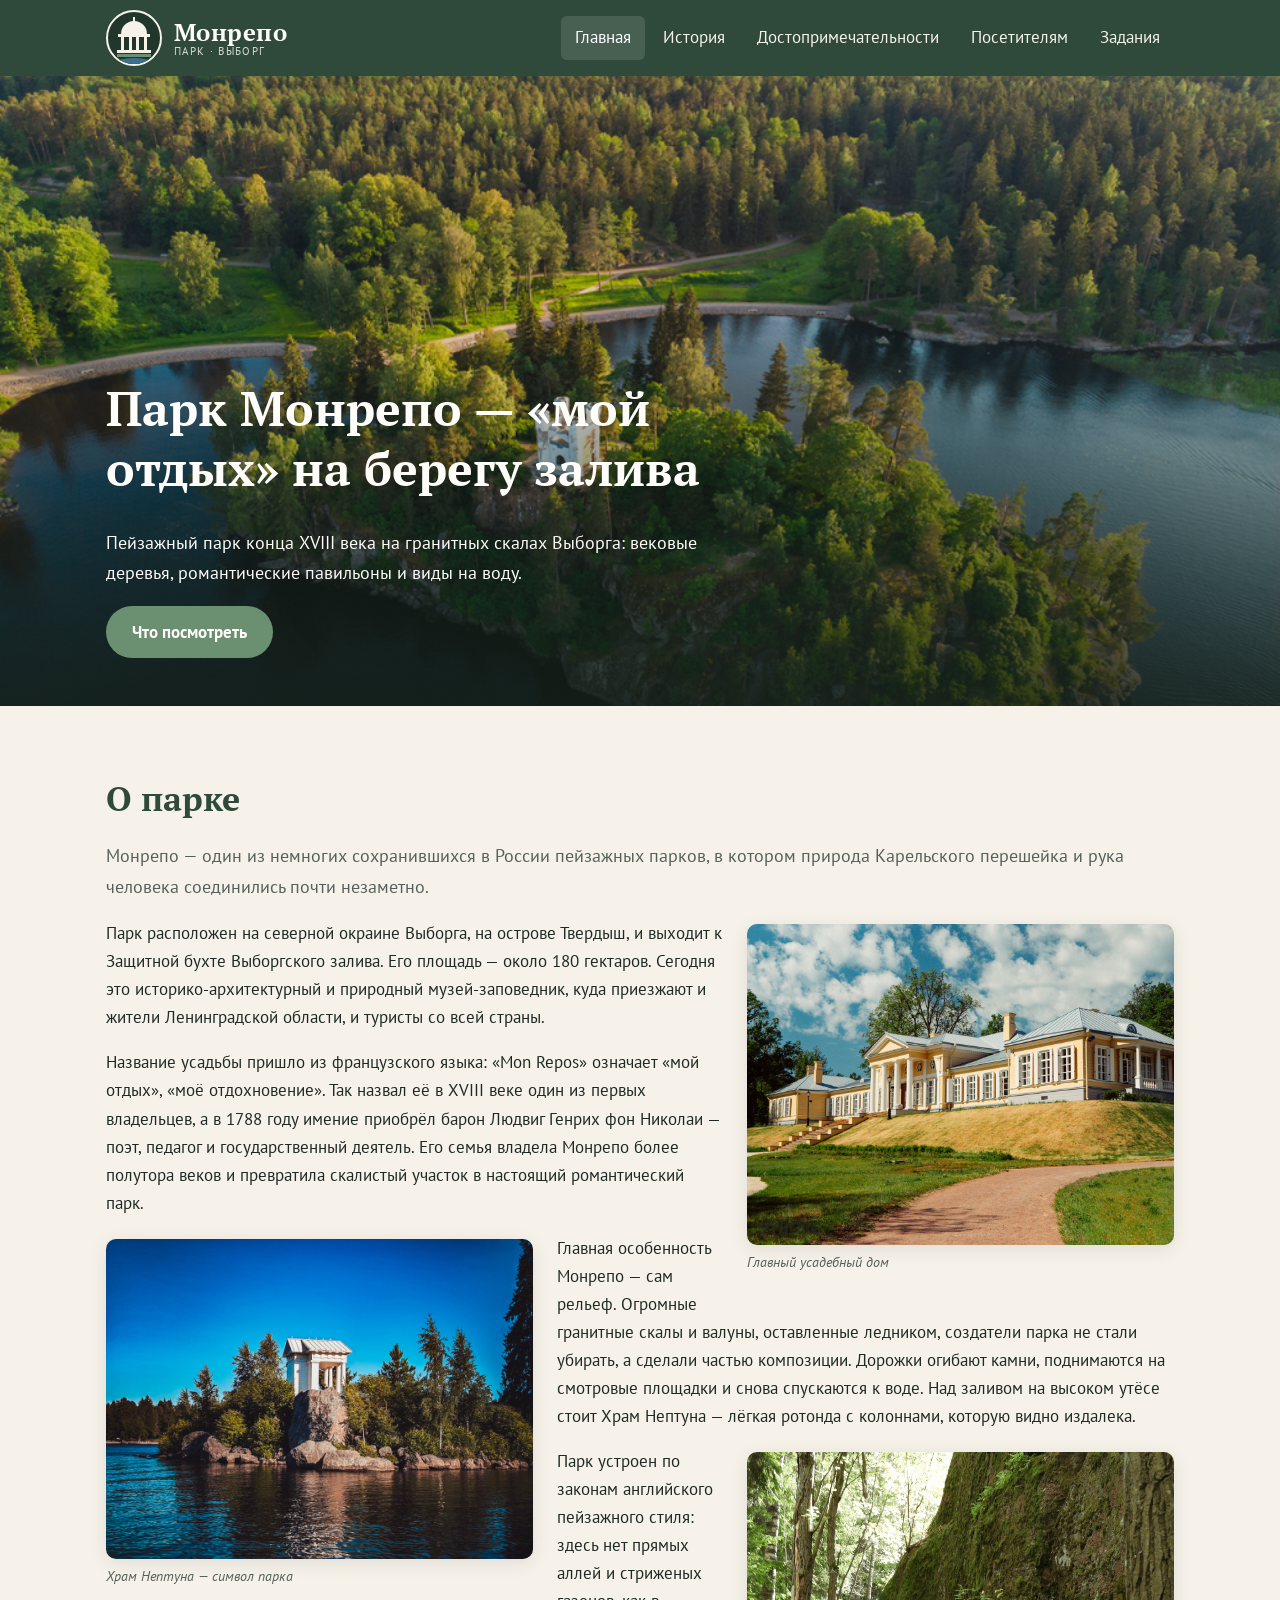
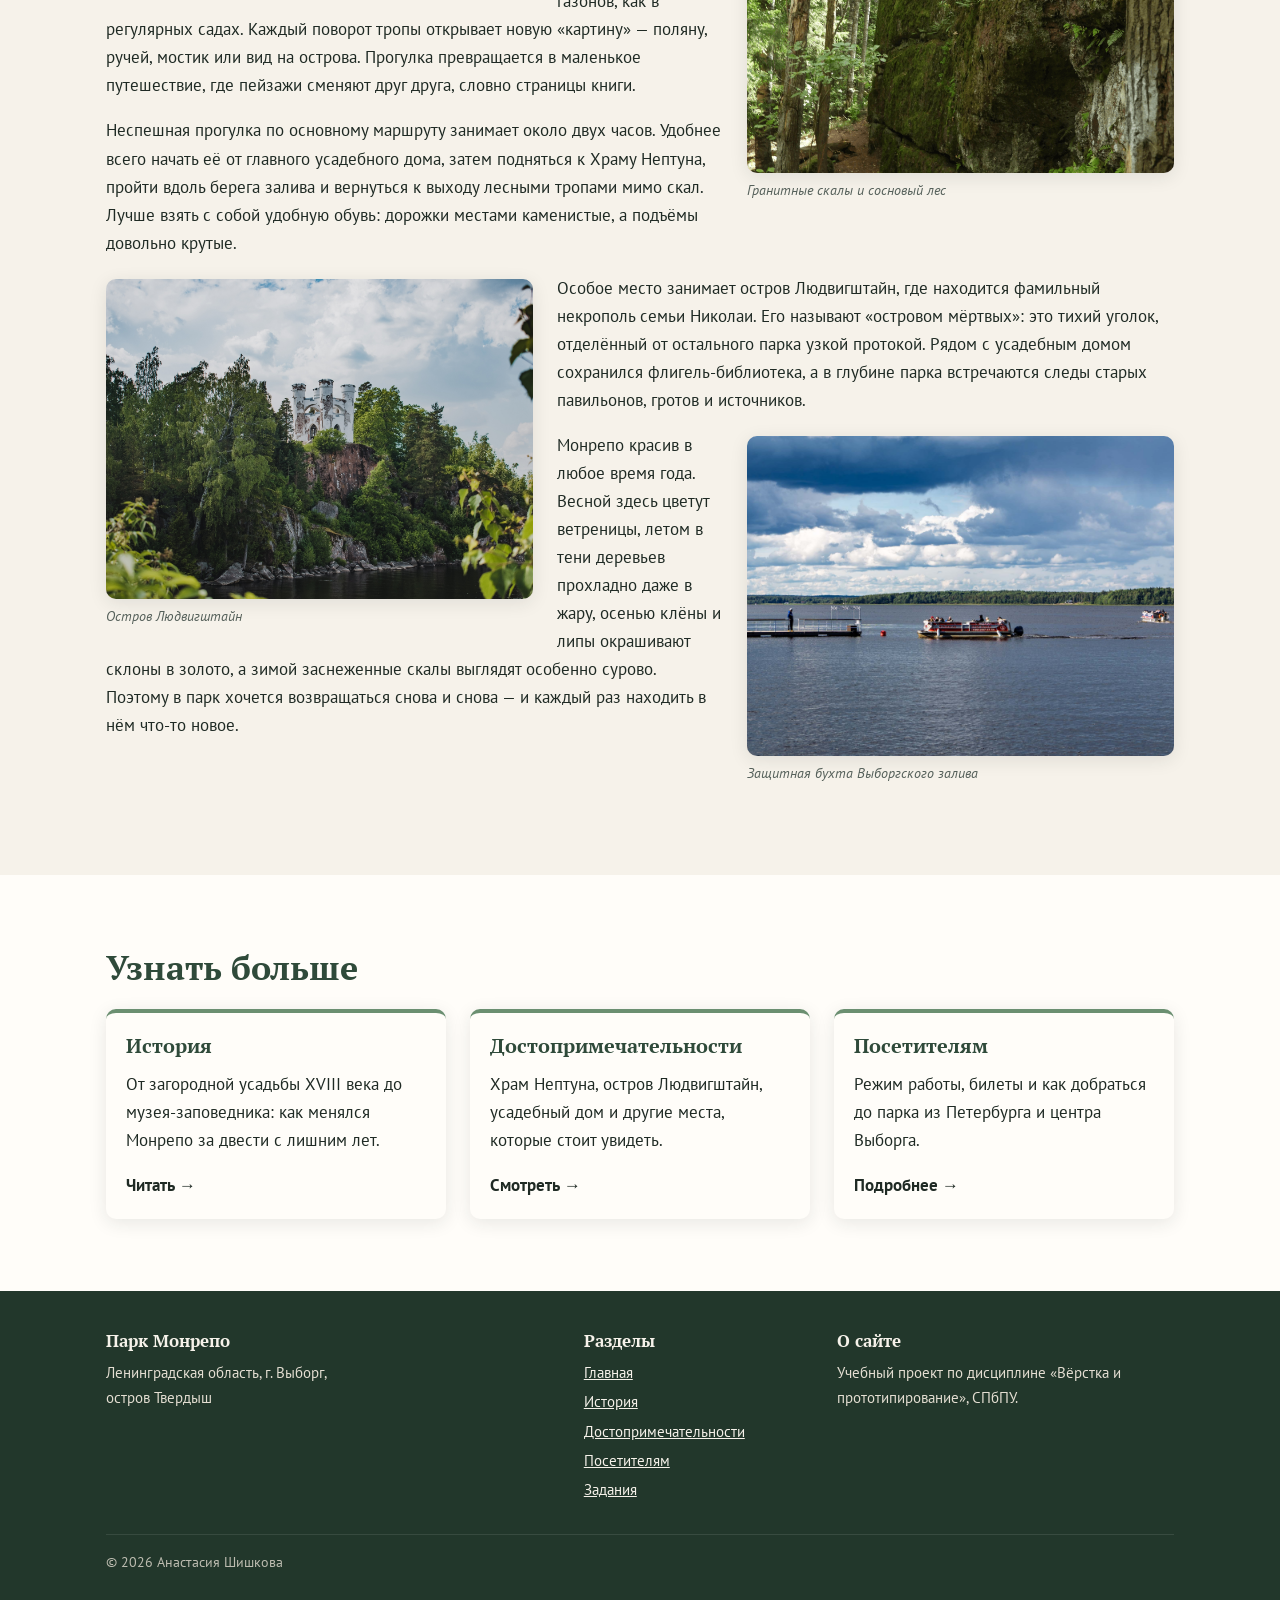
<file: index.html>
<!DOCTYPE html>
<html lang="ru">
<head>
    <meta charset="UTF-8">
    <meta name="viewport" content="width=device-width, initial-scale=1">
    <title>Парк Монрепо — главная</title>
    <meta name="description" content="Пейзажный парк Монрепо в Выборге: история, достопримечательности, информация для посетителей.">
    <link rel="preconnect" href="https://fonts.googleapis.com">
    <link rel="preconnect" href="https://fonts.gstatic.com" crossorigin>
    <link href="https://fonts.googleapis.com/css2?family=PT+Sans:wght@400;700&family=PT+Serif:wght@400;700&display=swap" rel="stylesheet">
    <link rel="stylesheet" href="css/style.css">
</head>
<body>

<div data-include="header"></div>

<main>
    <section class="hero">
        <img class="hero__img" src="images/hero.jpg" alt="Вид на парк Монрепо и Выборгский залив">
        <div class="container hero__content">
            <h1>Парк Монрепо — «мой отдых» на берегу залива</h1>
            <p>Пейзажный парк конца XVIII века на гранитных скалах Выборга: вековые деревья, романтические павильоны и виды на воду.</p>
            <a class="button" href="sights.html">Что посмотреть</a>
        </div>
    </section>

    <section class="section">
        <div class="container">
            <article class="article">
                <h2>О парке</h2>
                <p class="lead">Монрепо — один из немногих сохранившихся в России пейзажных парков, в котором природа Карельского перешейка и рука человека соединились почти незаметно.</p>

                <figure class="figure figure--right">
                    <img src="images/main-house.jpg" alt="Главный усадебный дом" loading="lazy">
                    <figcaption>Главный усадебный дом</figcaption>
                </figure>

                <p>Парк расположен на северной окраине Выборга, на острове Твердыш, и выходит к Защитной бухте Выборгского залива. Его площадь — около 180 гектаров. Сегодня это историко-архитектурный и природный музей-заповедник, куда приезжают и жители Ленинградской области, и туристы со всей страны.</p>

                <p>Название усадьбы пришло из французского языка: «Mon Repos» означает «мой отдых», «моё отдохновение». Так назвал её в XVIII веке один из первых владельцев, а в 1788 году имение приобрёл барон Людвиг Генрих фон Николаи — поэт, педагог и государственный деятель. Его семья владела Монрепо более полутора веков и превратила скалистый участок в настоящий романтический парк.</p>

                <figure class="figure figure--left">
                    <img src="images/neptune-temple.jpg" alt="Храм Нептуна на скале" loading="lazy">
                    <figcaption>Храм Нептуна — символ парка</figcaption>
                </figure>

                <p>Главная особенность Монрепо — сам рельеф. Огромные гранитные скалы и валуны, оставленные ледником, создатели парка не стали убирать, а сделали частью композиции. Дорожки огибают камни, поднимаются на смотровые площадки и снова спускаются к воде. Над заливом на высоком утёсе стоит Храм Нептуна — лёгкая ротонда с колоннами, которую видно издалека.</p>

                <figure class="figure figure--right">
                    <img src="images/rocks.jpg" alt="Гранитные скалы и сосны в парке" loading="lazy">
                    <figcaption>Гранитные скалы и сосновый лес</figcaption>
                </figure>

                <p>Парк устроен по законам английского пейзажного стиля: здесь нет прямых аллей и стриженых газонов, как в регулярных садах. Каждый поворот тропы открывает новую «картину» — поляну, ручей, мостик или вид на острова. Прогулка превращается в маленькое путешествие, где пейзажи сменяют друг друга, словно страницы книги.</p>

                <p>Неспешная прогулка по основному маршруту занимает около двух часов. Удобнее всего начать её от главного усадебного дома, затем подняться к Храму Нептуна, пройти вдоль берега залива и вернуться к выходу лесными тропами мимо скал. Лучше взять с собой удобную обувь: дорожки местами каменистые, а подъёмы довольно крутые.</p>

                <figure class="figure figure--left">
                    <img src="images/ludwigstein.jpg" alt="Остров Людвигштайн" loading="lazy">
                    <figcaption>Остров Людвигштайн</figcaption>
                </figure>

                <p>Особое место занимает остров Людвигштайн, где находится фамильный некрополь семьи Николаи. Его называют «островом мёртвых»: это тихий уголок, отделённый от остального парка узкой протокой. Рядом с усадебным домом сохранился флигель-библиотека, а в глубине парка встречаются следы старых павильонов, гротов и источников.</p>

                <figure class="figure figure--right">
                    <img src="images/bay.jpg" alt="Вид на Защитную бухту Выборгского залива" loading="lazy">
                    <figcaption>Защитная бухта Выборгского залива</figcaption>
                </figure>

                <p>Монрепо красив в любое время года. Весной здесь цветут ветреницы, летом в тени деревьев прохладно даже в жару, осенью клёны и липы окрашивают склоны в золото, а зимой заснеженные скалы выглядят особенно сурово. Поэтому в парк хочется возвращаться снова и снова — и каждый раз находить в нём что-то новое.</p>
            </article>
        </div>
    </section>

    <section class="section section--alt">
        <div class="container">
            <h2>Узнать больше</h2>
            <div class="cards">
                <a class="card card--link" href="history.html">
                    <div class="card__body">
                        <h3>История</h3>
                        <p>От загородной усадьбы XVIII века до музея-заповедника: как менялся Монрепо за двести с лишним лет.</p>
                        <span class="card__link">Читать →</span>
                    </div>
                </a>
                <a class="card card--link" href="sights.html">
                    <div class="card__body">
                        <h3>Достопримечательности</h3>
                        <p>Храм Нептуна, остров Людвигштайн, усадебный дом и другие места, которые стоит увидеть.</p>
                        <span class="card__link">Смотреть →</span>
                    </div>
                </a>
                <a class="card card--link" href="visitors.html">
                    <div class="card__body">
                        <h3>Посетителям</h3>
                        <p>Режим работы, билеты и как добраться до парка из Петербурга и центра Выборга.</p>
                        <span class="card__link">Подробнее →</span>
                    </div>
                </a>
            </div>
        </div>
    </section>
</main>

<div data-include="footer"></div>

<script src="js/layout.js"></script>
</body>
</html>
</file>
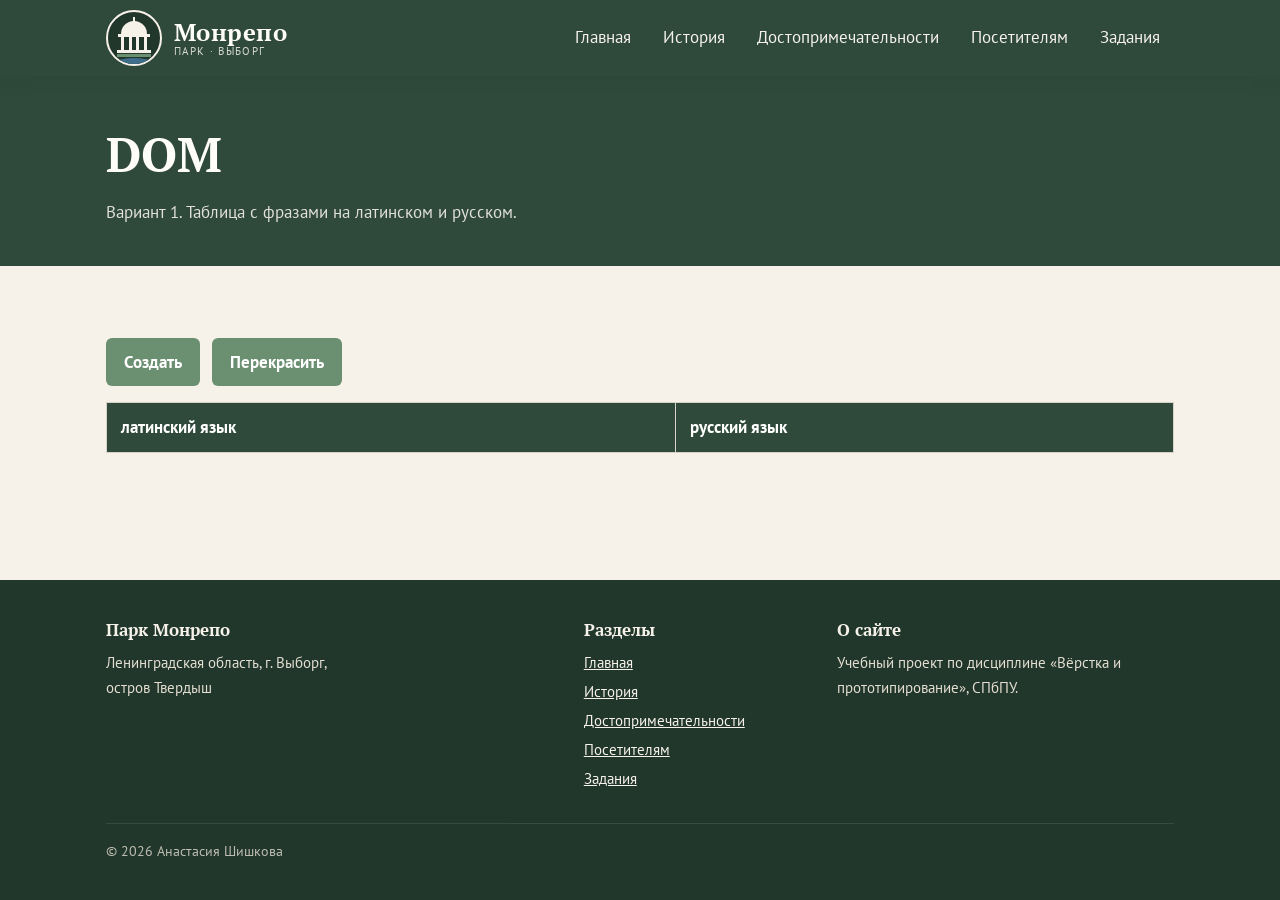
<file: dom.html>
<!DOCTYPE html>
<html lang="ru">
<head>
    <meta charset="UTF-8">
    <meta name="viewport" content="width=device-width, initial-scale=1">
    <title>DOM — Парк Монрепо</title>
    <meta name="description" content="Задание DOM, вариант 1: таблица латинских фраз.">
    <link rel="preconnect" href="https://fonts.googleapis.com">
    <link rel="preconnect" href="https://fonts.gstatic.com" crossorigin>
    <link href="https://fonts.googleapis.com/css2?family=PT+Sans:wght@400;700&family=PT+Serif:wght@400;700&display=swap" rel="stylesheet">
    <link rel="stylesheet" href="css/style.css">
    <link rel="stylesheet" href="css/dom.css">
</head>
<body>

<div data-include="header"></div>

<main>
    <section class="page-title">
        <div class="container">
            <h1>DOM</h1>
            <p>Вариант 1. Таблица с фразами на латинском и русском.</p>
        </div>
    </section>

    <section class="section">
        <div class="container">
            <div class="content">
                <div class="dom-actions">
                    <button class="dom-create" type="button">Создать</button>
                    <button class="dom-recolor" type="button">Перекрасить</button>
                </div>
                <p class="dom-empty" hidden>Фразы закончились</p>
                <table class="phrase-table">
                    <tr>
                        <th>латинский язык</th>
                        <th>русский язык</th>
                    </tr>
                </table>
            </div>
        </div>
    </section>
</main>

<div data-include="footer"></div>

<script src="js/layout.js"></script>
<script src="js/dom.js"></script>
</body>
</html>
</file>
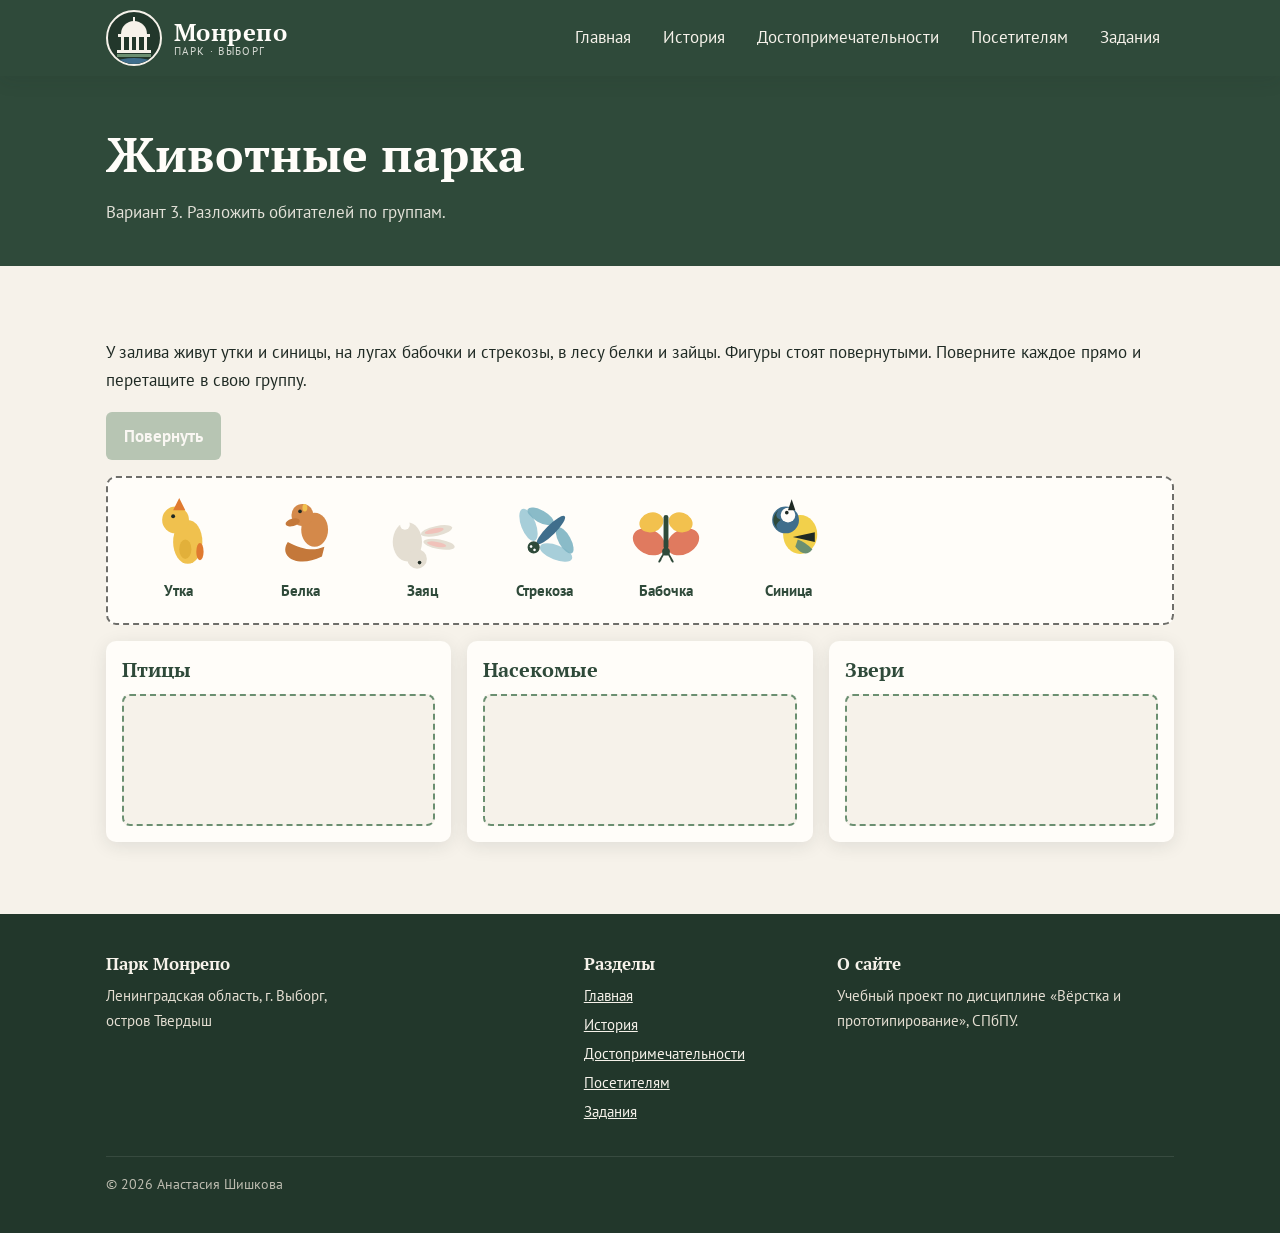
<file: drag.html>
<!DOCTYPE html>
<html lang="ru">
<head>
    <meta charset="UTF-8">
    <meta name="viewport" content="width=device-width, initial-scale=1">
    <title>Животные — Парк Монрепо</title>
    <meta name="description" content="Задание на перетаскивание, вариант 3: животные парка по группам.">
    <link rel="preconnect" href="https://fonts.googleapis.com">
    <link rel="preconnect" href="https://fonts.gstatic.com" crossorigin>
    <link href="https://fonts.googleapis.com/css2?family=PT+Sans:wght@400;700&family=PT+Serif:wght@400;700&display=swap" rel="stylesheet">
    <link rel="stylesheet" href="css/style.css">
    <link rel="stylesheet" href="css/drag.css">
</head>
<body>

<div data-include="header"></div>

<main>
    <section class="page-title">
        <div class="container">
            <h1>Животные парка</h1>
            <p>Вариант 3. Разложить обитателей по группам.</p>
        </div>
    </section>

    <section class="section">
        <div class="container">
            <div class="content">
                <p>У залива живут утки и синицы, на лугах бабочки и стрекозы, в лесу белки и зайцы. Фигуры стоят повернутыми. Поверните каждое прямо и перетащите в свою группу.</p>

                <div class="sort">
                    <div class="sort__bar">
                        <button class="sort__turn" type="button" disabled>Повернуть</button>
                    </div>

                    <div class="sort__pile">
                        <div class="animal" data-kind="beast">
                            <div class="animal__body" role="img" aria-label="Заяц">
                                <svg viewBox="0 0 64 64">
                                    <ellipse cx="27" cy="20" rx="4" ry="13" fill="#e4ded2" transform="rotate(-12 27 20)"/>
                                    <ellipse cx="38" cy="18" rx="4" ry="13" fill="#e4ded2" transform="rotate(10 38 18)"/>
                                    <ellipse cx="27" cy="22" rx="2" ry="8" fill="#f0c2ba" transform="rotate(-12 27 22)"/>
                                    <ellipse cx="38" cy="20" rx="2" ry="8" fill="#f0c2ba" transform="rotate(10 38 20)"/>
                                    <ellipse cx="36" cy="44" rx="16" ry="12" fill="#e4ded2"/>
                                    <circle cx="50" cy="36" r="8" fill="#e4ded2"/>
                                    <circle cx="53" cy="34" r="1.5" fill="#1f2a24"/>
                                    <circle cx="22" cy="46" r="4" fill="#fffdf9"/>
                                </svg>
                            </div>
                            <span class="animal__name">Заяц</span>
                        </div>

                        <div class="animal" data-kind="insect">
                            <div class="animal__body" role="img" aria-label="Бабочка">
                                <svg viewBox="0 0 64 64">
                                    <ellipse cx="18" cy="28" rx="14" ry="10" fill="#e07a5f" transform="rotate(-28 18 28)"/>
                                    <ellipse cx="46" cy="28" rx="14" ry="10" fill="#e07a5f" transform="rotate(28 46 28)"/>
                                    <ellipse cx="20" cy="44" rx="10" ry="8" fill="#f2c14e" transform="rotate(18 20 44)"/>
                                    <ellipse cx="44" cy="44" rx="10" ry="8" fill="#f2c14e" transform="rotate(-18 44 44)"/>
                                    <rect x="30" y="22" width="4" height="28" rx="2" fill="#2f4a3a"/>
                                    <circle cx="32" cy="20" r="3.2" fill="#2f4a3a"/>
                                    <path d="M30 18 Q24 8 28 14" fill="none" stroke="#2f4a3a" stroke-width="1.4"/>
                                    <path d="M34 18 Q40 8 36 14" fill="none" stroke="#2f4a3a" stroke-width="1.4"/>
                                </svg>
                            </div>
                            <span class="animal__name">Бабочка</span>
                        </div>

                        <div class="animal" data-kind="bird">
                            <div class="animal__body" role="img" aria-label="Утка">
                                <svg viewBox="0 0 64 64">
                                    <ellipse cx="28" cy="40" rx="18" ry="12" fill="#f0c14e"/>
                                    <circle cx="46" cy="30" r="11" fill="#f0c14e"/>
                                    <polygon points="54,28 64,33 54,38" fill="#e07a2f"/>
                                    <circle cx="49" cy="28" r="1.6" fill="#1f2a24"/>
                                    <ellipse cx="22" cy="38" rx="8" ry="5" fill="#e2b03a"/>
                                    <ellipse cx="20" cy="50" rx="7" ry="3" fill="#e07a2f"/>
                                </svg>
                            </div>
                            <span class="animal__name">Утка</span>
                        </div>

                        <div class="animal" data-kind="insect">
                            <div class="animal__body" role="img" aria-label="Стрекоза">
                                <svg viewBox="0 0 64 64">
                                    <ellipse cx="16" cy="30" rx="14" ry="6" fill="#9ec9d6" opacity="0.9" transform="rotate(-24 16 30)"/>
                                    <ellipse cx="48" cy="30" rx="14" ry="6" fill="#9ec9d6" opacity="0.9" transform="rotate(24 48 30)"/>
                                    <ellipse cx="18" cy="42" rx="12" ry="5" fill="#7eb4c4" opacity="0.9" transform="rotate(16 18 42)"/>
                                    <ellipse cx="46" cy="42" rx="12" ry="5" fill="#7eb4c4" opacity="0.9" transform="rotate(-16 46 42)"/>
                                    <ellipse cx="32" cy="40" rx="4" ry="16" fill="#3f6e8c"/>
                                    <circle cx="32" cy="20" r="5" fill="#2f4a3a"/>
                                    <circle cx="30" cy="19" r="1.1" fill="#fff"/>
                                    <circle cx="34" cy="19" r="1.1" fill="#fff"/>
                                </svg>
                            </div>
                            <span class="animal__name">Стрекоза</span>
                        </div>

                        <div class="animal" data-kind="beast">
                            <div class="animal__body" role="img" aria-label="Белка">
                                <svg viewBox="0 0 64 64">
                                    <path d="M16 50 C6 30 16 14 28 22 C22 34 20 42 24 52 Z" fill="#c4783a"/>
                                    <ellipse cx="38" cy="44" rx="14" ry="11" fill="#d4894a"/>
                                    <circle cx="50" cy="34" r="9" fill="#d4894a"/>
                                    <circle cx="53" cy="32" r="1.5" fill="#1f2a24"/>
                                    <ellipse cx="44" cy="26" rx="3" ry="6" fill="#c4783a" transform="rotate(-15 44 26)"/>
                                    <ellipse cx="56" cy="36" rx="3" ry="2" fill="#f2c14e"/>
                                </svg>
                            </div>
                            <span class="animal__name">Белка</span>
                        </div>

                        <div class="animal" data-kind="bird">
                            <div class="animal__body" role="img" aria-label="Синица">
                                <svg viewBox="0 0 64 64">
                                    <ellipse cx="34" cy="42" rx="16" ry="14" fill="#f2d04b"/>
                                    <path d="M32 36 L36 54 L28 54 Z" fill="#1f2a24"/>
                                    <circle cx="46" cy="30" r="11" fill="#3f6e8c"/>
                                    <path d="M38 24 Q46 16 54 24 Q48 20 46 26 Q42 20 38 24" fill="#2f4a3a"/>
                                    <circle cx="50" cy="32" r="6" fill="#fffdf9"/>
                                    <circle cx="52" cy="31" r="1.5" fill="#1f2a24"/>
                                    <polygon points="54,32 63,35 54,38" fill="#1f2a24"/>
                                    <path d="M24 38 Q14 46 22 52 Q28 46 30 40" fill="#6b8f71"/>
                                </svg>
                            </div>
                            <span class="animal__name">Синица</span>
                        </div>
                    </div>

                    <div class="sort__groups">
                        <div class="sort__group" data-kind="bird">
                            <h3>Птицы</h3>
                            <div class="sort__drop"></div>
                        </div>
                        <div class="sort__group" data-kind="insect">
                            <h3>Насекомые</h3>
                            <div class="sort__drop"></div>
                        </div>
                        <div class="sort__group" data-kind="beast">
                            <h3>Звери</h3>
                            <div class="sort__drop"></div>
                        </div>
                    </div>

                    <p class="sort__done">Все животные на своих местах</p>
                </div>
            </div>
        </div>
    </section>
</main>

<div data-include="footer"></div>

<script src="js/layout.js"></script>
<script src="js/drag.js"></script>
</body>
</html>
</file>
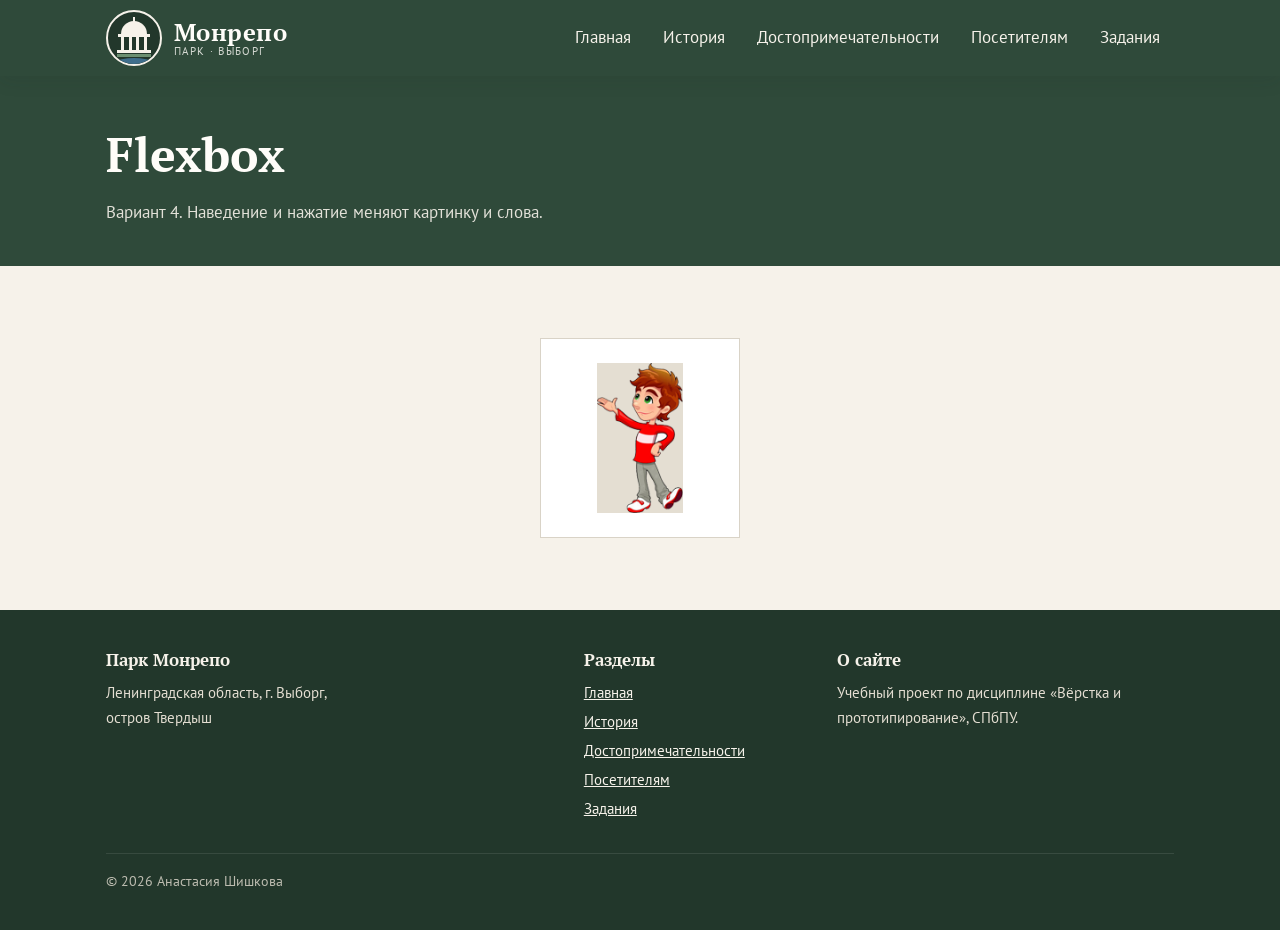
<file: flex.html>
<!DOCTYPE html>
<html lang="ru">
<head>
    <meta charset="UTF-8">
    <meta name="viewport" content="width=device-width, initial-scale=1">
    <title>Flexbox — Парк Монрепо</title>
    <meta name="description" content="Задание Flexbox, вариант 4: мальчик и кирпич.">
    <link rel="preconnect" href="https://fonts.googleapis.com">
    <link rel="preconnect" href="https://fonts.gstatic.com" crossorigin>
    <link href="https://fonts.googleapis.com/css2?family=PT+Sans:wght@400;700&family=PT+Serif:wght@400;700&display=swap" rel="stylesheet">
    <link rel="stylesheet" href="css/style.css">
    <link rel="stylesheet" href="css/flex.css">
</head>
<body>

<div data-include="header"></div>

<main>
    <section class="page-title">
        <div class="container">
            <h1>Flexbox</h1>
            <p>Вариант 4. Наведение и нажатие меняют картинку и слова.</p>
        </div>
    </section>

    <section class="section">
        <div class="container">
            <div class="content">
                <button class="flexbox" type="button">
                    <img class="flexbox__boy flexbox__boy--stand" src="images/flex/boy1.png" alt="Мальчик">
                    <p class="flexbox__text flexbox__text--guess">Это мяч? ...</p>
                    <img class="flexbox__boy flexbox__boy--think" src="images/flex/boy2.png" alt="">
                    <img class="flexbox__brick" src="images/flex/boy7.png" alt="Кирпич">
                    <img class="flexbox__boy flexbox__boy--fall" src="images/flex/boy3.png" alt="">
                    <p class="flexbox__text flexbox__text--brick">Это кирпич ...</p>
                </button>
            </div>
        </div>
    </section>
</main>

<div data-include="footer"></div>

<script src="js/layout.js"></script>
<script src="js/flex.js"></script>
</body>
</html>
</file>
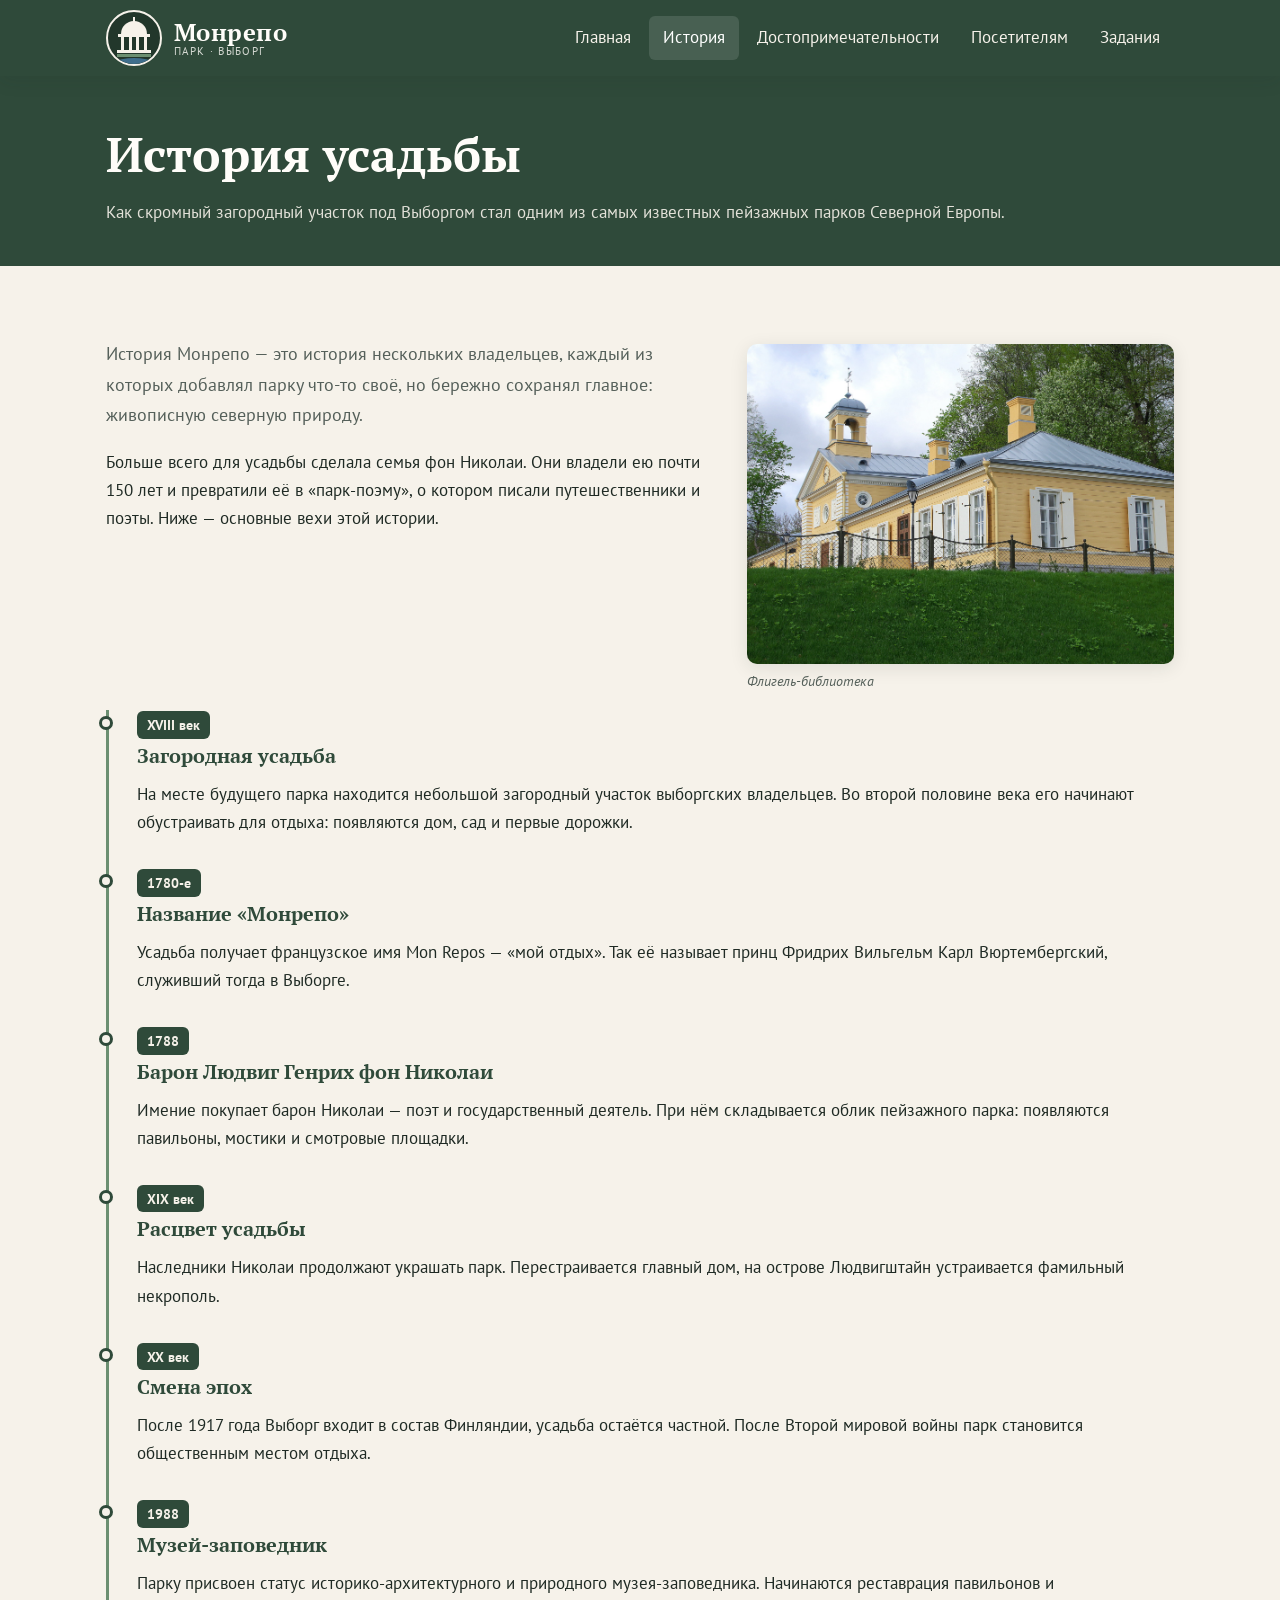
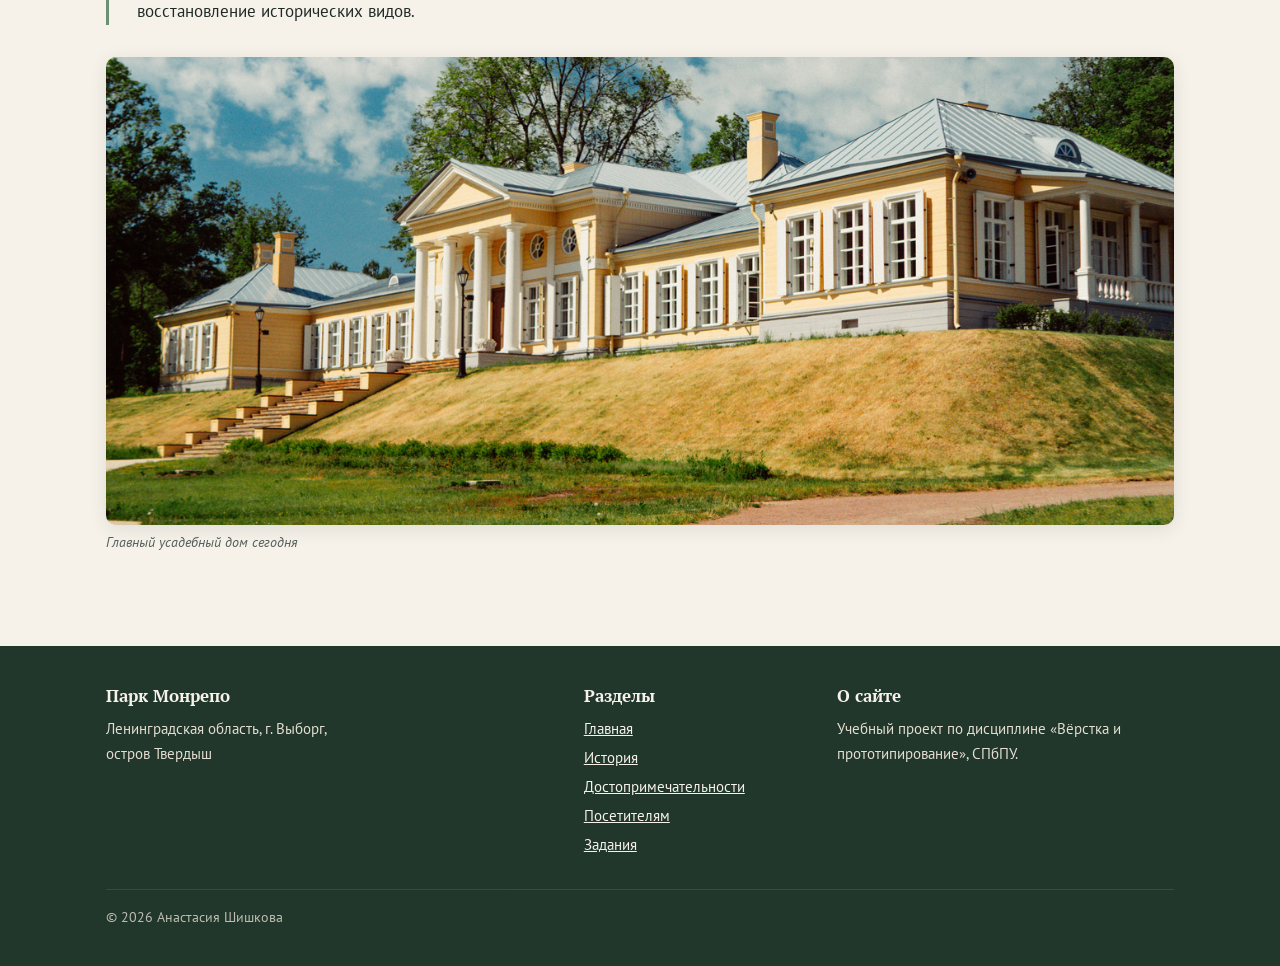
<file: history.html>
<!DOCTYPE html>
<html lang="ru">
<head>
    <meta charset="UTF-8">
    <meta name="viewport" content="width=device-width, initial-scale=1">
    <title>История — Парк Монрепо</title>
    <meta name="description" content="История усадьбы Монрепо в Выборге от XVIII века до наших дней.">
    <link rel="preconnect" href="https://fonts.googleapis.com">
    <link rel="preconnect" href="https://fonts.gstatic.com" crossorigin>
    <link href="https://fonts.googleapis.com/css2?family=PT+Sans:wght@400;700&family=PT+Serif:wght@400;700&display=swap" rel="stylesheet">
    <link rel="stylesheet" href="css/style.css">
</head>
<body>

<div data-include="header"></div>

<main>
    <section class="page-title">
        <div class="container">
            <h1>История усадьбы</h1>
            <p>Как скромный загородный участок под Выборгом стал одним из самых известных пейзажных парков Северной Европы.</p>
        </div>
    </section>

    <section class="section">
        <div class="container">
            <article class="article">
                <figure class="figure figure--right">
                    <img src="images/library.jpg" alt="Флигель-библиотека усадьбы" loading="lazy">
                    <figcaption>Флигель-библиотека</figcaption>
                </figure>

                <p class="lead">История Монрепо — это история нескольких владельцев, каждый из которых добавлял парку что-то своё, но бережно сохранял главное: живописную северную природу.</p>

                <p>Больше всего для усадьбы сделала семья фон Николаи. Они владели ею почти 150 лет и превратили её в «парк-поэму», о котором писали путешественники и поэты. Ниже — основные вехи этой истории.</p>
            </article>

            <ol class="timeline">
                <li class="timeline__item">
                    <span class="timeline__date">XVIII век</span>
                    <h3>Загородная усадьба</h3>
                    <p>На месте будущего парка находится небольшой загородный участок выборгских владельцев. Во второй половине века его начинают обустраивать для отдыха: появляются дом, сад и первые дорожки.</p>
                </li>
                <li class="timeline__item">
                    <span class="timeline__date">1780-е</span>
                    <h3>Название «Монрепо»</h3>
                    <p>Усадьба получает французское имя Mon Repos — «мой отдых». Так её называет принц Фридрих Вильгельм Карл Вюртембергский, служивший тогда в Выборге.</p>
                </li>
                <li class="timeline__item">
                    <span class="timeline__date">1788</span>
                    <h3>Барон Людвиг Генрих фон Николаи</h3>
                    <p>Имение покупает барон Николаи — поэт и государственный деятель. При нём складывается облик пейзажного парка: появляются павильоны, мостики и смотровые площадки.</p>
                </li>
                <li class="timeline__item">
                    <span class="timeline__date">XIX век</span>
                    <h3>Расцвет усадьбы</h3>
                    <p>Наследники Николаи продолжают украшать парк. Перестраивается главный дом, на острове Людвигштайн устраивается фамильный некрополь.</p>
                </li>
                <li class="timeline__item">
                    <span class="timeline__date">XX век</span>
                    <h3>Смена эпох</h3>
                    <p>После 1917 года Выборг входит в состав Финляндии, усадьба остаётся частной. После Второй мировой войны парк становится общественным местом отдыха.</p>
                </li>
                <li class="timeline__item">
                    <span class="timeline__date">1988</span>
                    <h3>Музей-заповедник</h3>
                    <p>Парку присвоен статус историко-архитектурного и природного музея-заповедника. Начинаются реставрация павильонов и восстановление исторических видов.</p>
                </li>
            </ol>

            <figure class="figure figure--wide">
                <img src="images/main-house.jpg" alt="Главный усадебный дом Монрепо" loading="lazy">
                <figcaption>Главный усадебный дом сегодня</figcaption>
            </figure>
        </div>
    </section>
</main>

<div data-include="footer"></div>

<script src="js/layout.js"></script>
</body>
</html>
</file>
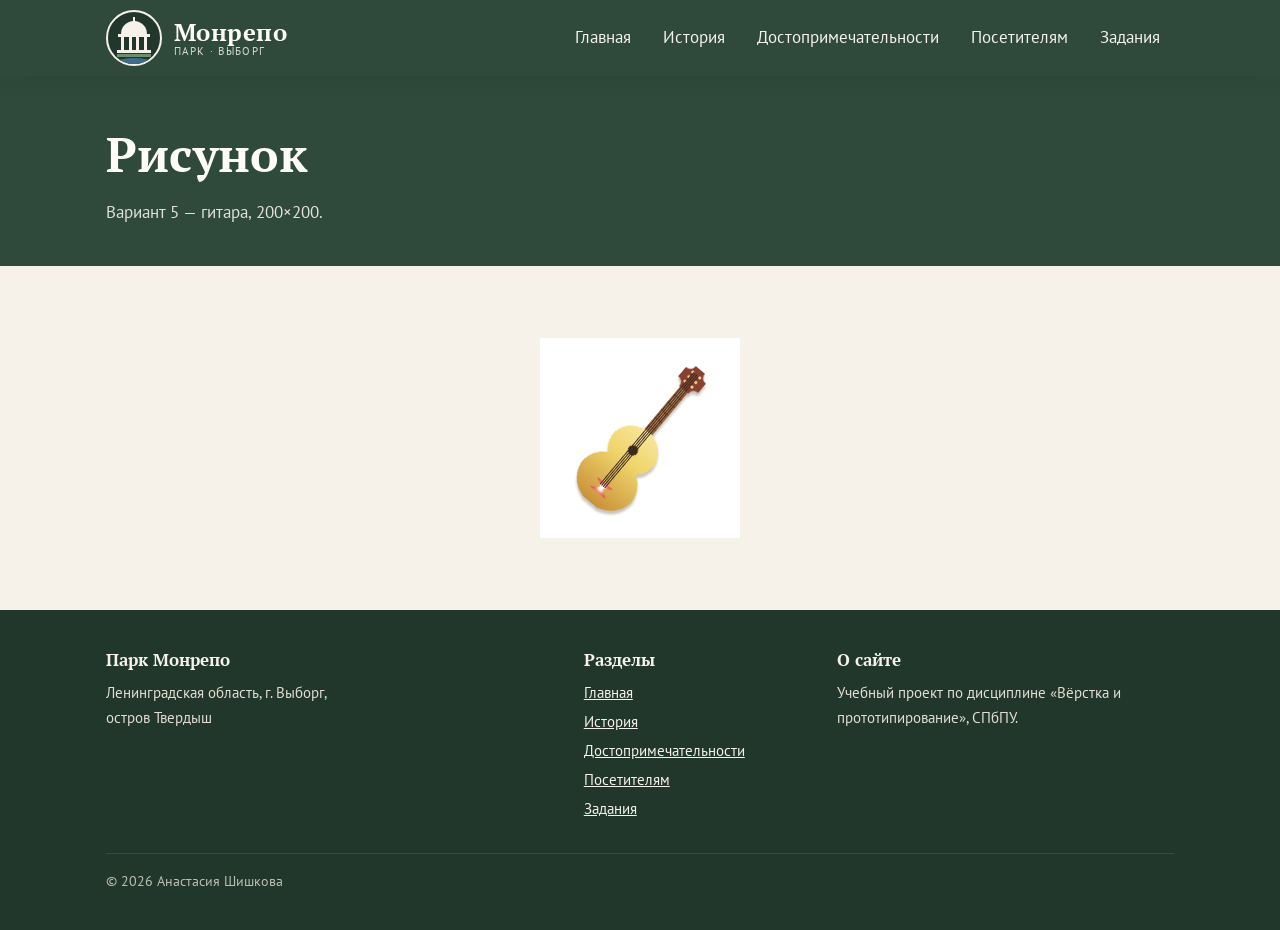
<file: pic.html>
<!DOCTYPE html>
<html lang="ru">
<head>
    <meta charset="UTF-8">
    <meta name="viewport" content="width=device-width, initial-scale=1">
    <title>Рисунок — Парк Монрепо</title>
    <meta name="description" content="Рисунок гитары средствами CSS, вариант 5.">
    <link rel="preconnect" href="https://fonts.googleapis.com">
    <link rel="preconnect" href="https://fonts.gstatic.com" crossorigin>
    <link href="https://fonts.googleapis.com/css2?family=PT+Sans:wght@400;700&family=PT+Serif:wght@400;700&display=swap" rel="stylesheet">
    <link rel="stylesheet" href="css/style.css">
    <link rel="stylesheet" href="css/pic.css">
</head>
<body>

<div data-include="header"></div>

<main>
    <section class="page-title">
        <div class="container">
            <h1>Рисунок</h1>
            <p>Вариант 5 — гитара, 200×200.</p>
        </div>
    </section>

    <section class="section">
        <div class="container">
            <div class="content">
                <div class="pic" role="img" aria-label="Гитара">
                    <div class="guitar">
                        <div class="guitar__neck"></div>
                        <div class="guitar__head"></div>
                        <div class="guitar__body"></div>
                        <div class="guitar__hole"></div>
                        <div class="guitar__bridge"></div>
                        <div class="guitar__strings"></div>
                    </div>
                </div>
            </div>
        </div>
    </section>
</main>

<div data-include="footer"></div>

<script src="js/layout.js"></script>
</body>
</html>
</file>
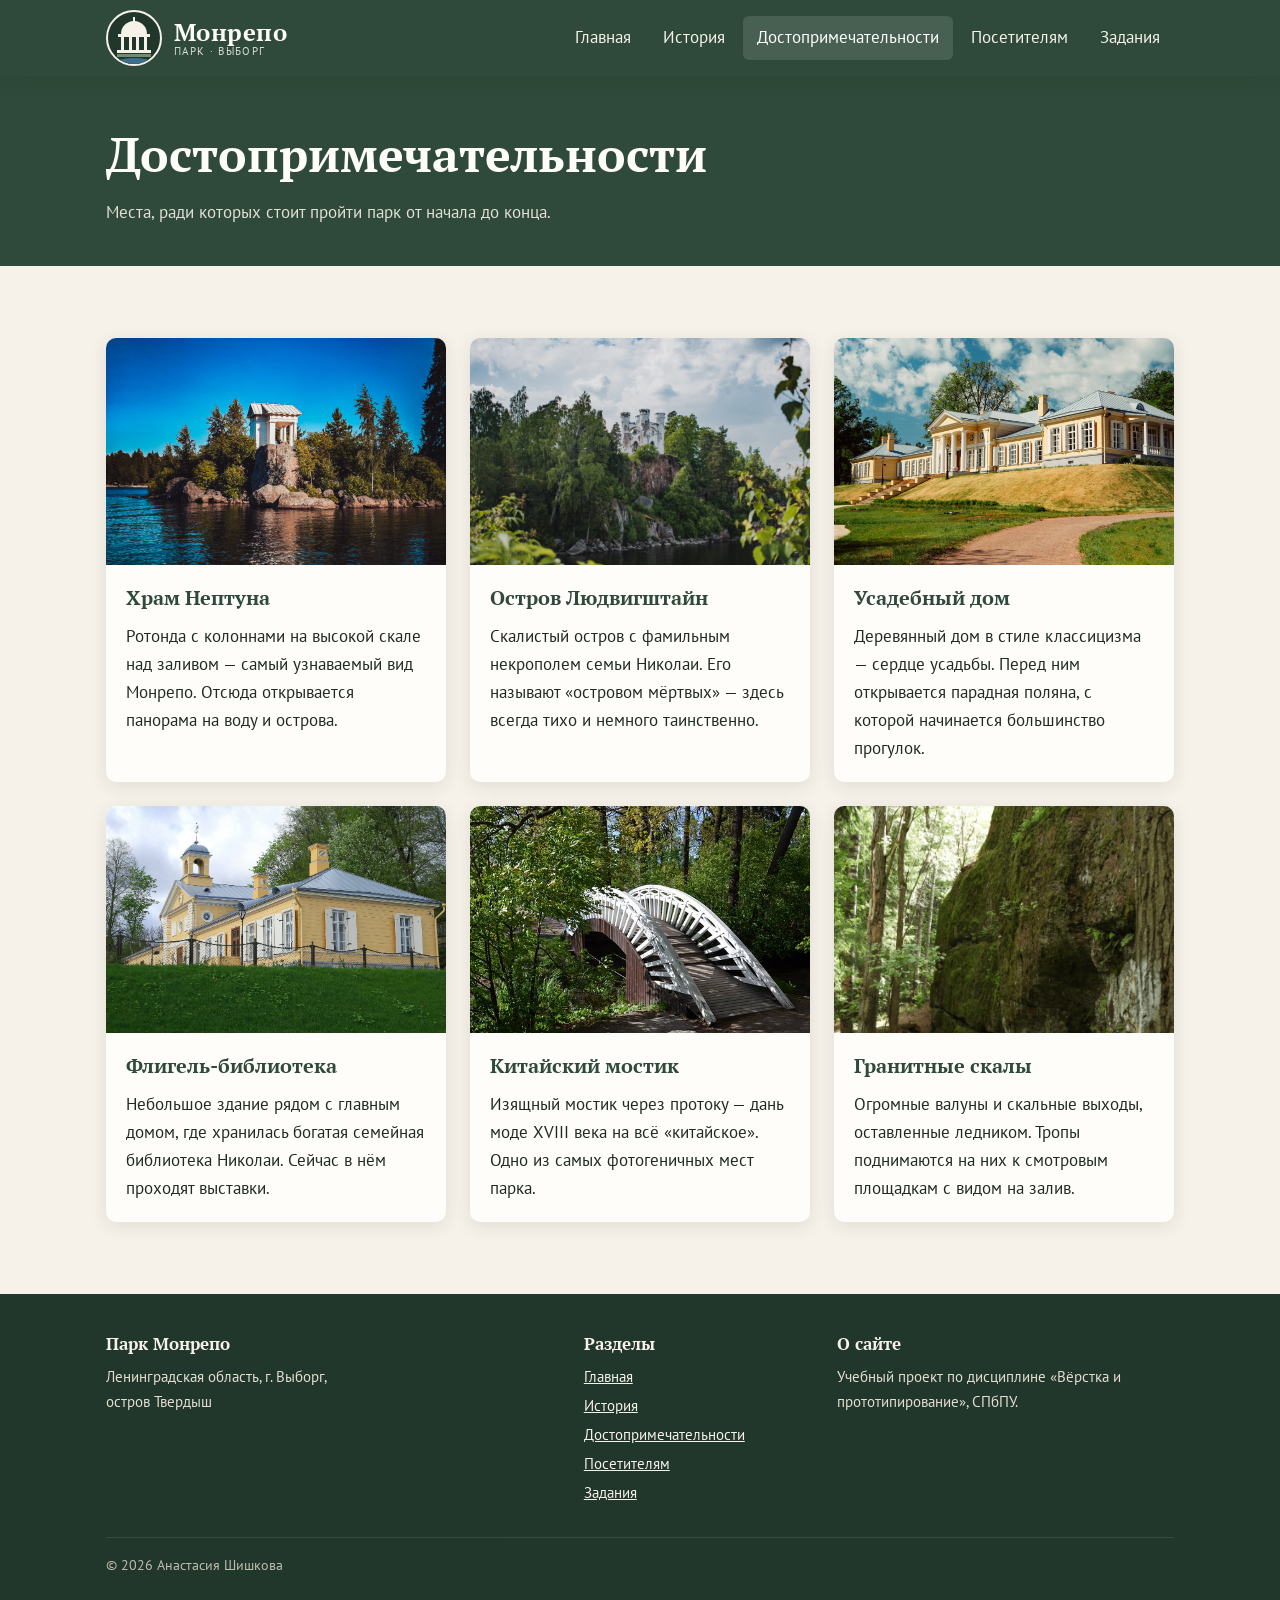
<file: sights.html>
<!DOCTYPE html>
<html lang="ru">
<head>
    <meta charset="UTF-8">
    <meta name="viewport" content="width=device-width, initial-scale=1">
    <title>Достопримечательности — Парк Монрепо</title>
    <meta name="description" content="Что посмотреть в парке Монрепо: Храм Нептуна, остров Людвигштайн, усадебный дом и другие места.">
    <link rel="preconnect" href="https://fonts.googleapis.com">
    <link rel="preconnect" href="https://fonts.gstatic.com" crossorigin>
    <link href="https://fonts.googleapis.com/css2?family=PT+Sans:wght@400;700&family=PT+Serif:wght@400;700&display=swap" rel="stylesheet">
    <link rel="stylesheet" href="css/style.css">
</head>
<body>

<div data-include="header"></div>

<main>
    <section class="page-title">
        <div class="container">
            <h1>Достопримечательности</h1>
            <p>Места, ради которых стоит пройти парк от начала до конца.</p>
        </div>
    </section>

    <section class="section">
        <div class="container">
            <div class="cards">
                <article class="card">
                    <img src="images/neptune-temple.jpg" alt="Храм Нептуна" loading="lazy">
                    <div class="card__body">
                        <h3>Храм Нептуна</h3>
                        <p>Ротонда с колоннами на высокой скале над заливом — самый узнаваемый вид Монрепо. Отсюда открывается панорама на воду и острова.</p>
                    </div>
                </article>
                <article class="card">
                    <img src="images/ludwigstein.jpg" alt="Остров Людвигштайн" loading="lazy">
                    <div class="card__body">
                        <h3>Остров Людвигштайн</h3>
                        <p>Скалистый остров с фамильным некрополем семьи Николаи. Его называют «островом мёртвых» — здесь всегда тихо и немного таинственно.</p>
                    </div>
                </article>
                <article class="card">
                    <img src="images/main-house.jpg" alt="Главный усадебный дом" loading="lazy">
                    <div class="card__body">
                        <h3>Усадебный дом</h3>
                        <p>Деревянный дом в стиле классицизма — сердце усадьбы. Перед ним открывается парадная поляна, с которой начинается большинство прогулок.</p>
                    </div>
                </article>
                <article class="card">
                    <img src="images/library.jpg" alt="Флигель-библиотека" loading="lazy">
                    <div class="card__body">
                        <h3>Флигель-библиотека</h3>
                        <p>Небольшое здание рядом с главным домом, где хранилась богатая семейная библиотека Николаи. Сейчас в нём проходят выставки.</p>
                    </div>
                </article>
                <article class="card">
                    <img src="images/chinese-bridge.jpg" alt="Китайский мостик" loading="lazy">
                    <div class="card__body">
                        <h3>Китайский мостик</h3>
                        <p>Изящный мостик через протоку — дань моде XVIII века на всё «китайское». Одно из самых фотогеничных мест парка.</p>
                    </div>
                </article>
                <article class="card">
                    <img src="images/rocks.jpg" alt="Гранитные скалы" loading="lazy">
                    <div class="card__body">
                        <h3>Гранитные скалы</h3>
                        <p>Огромные валуны и скальные выходы, оставленные ледником. Тропы поднимаются на них к смотровым площадкам с видом на залив.</p>
                    </div>
                </article>
            </div>
        </div>
    </section>
</main>

<div data-include="footer"></div>

<script src="js/layout.js"></script>
</body>
</html>
</file>
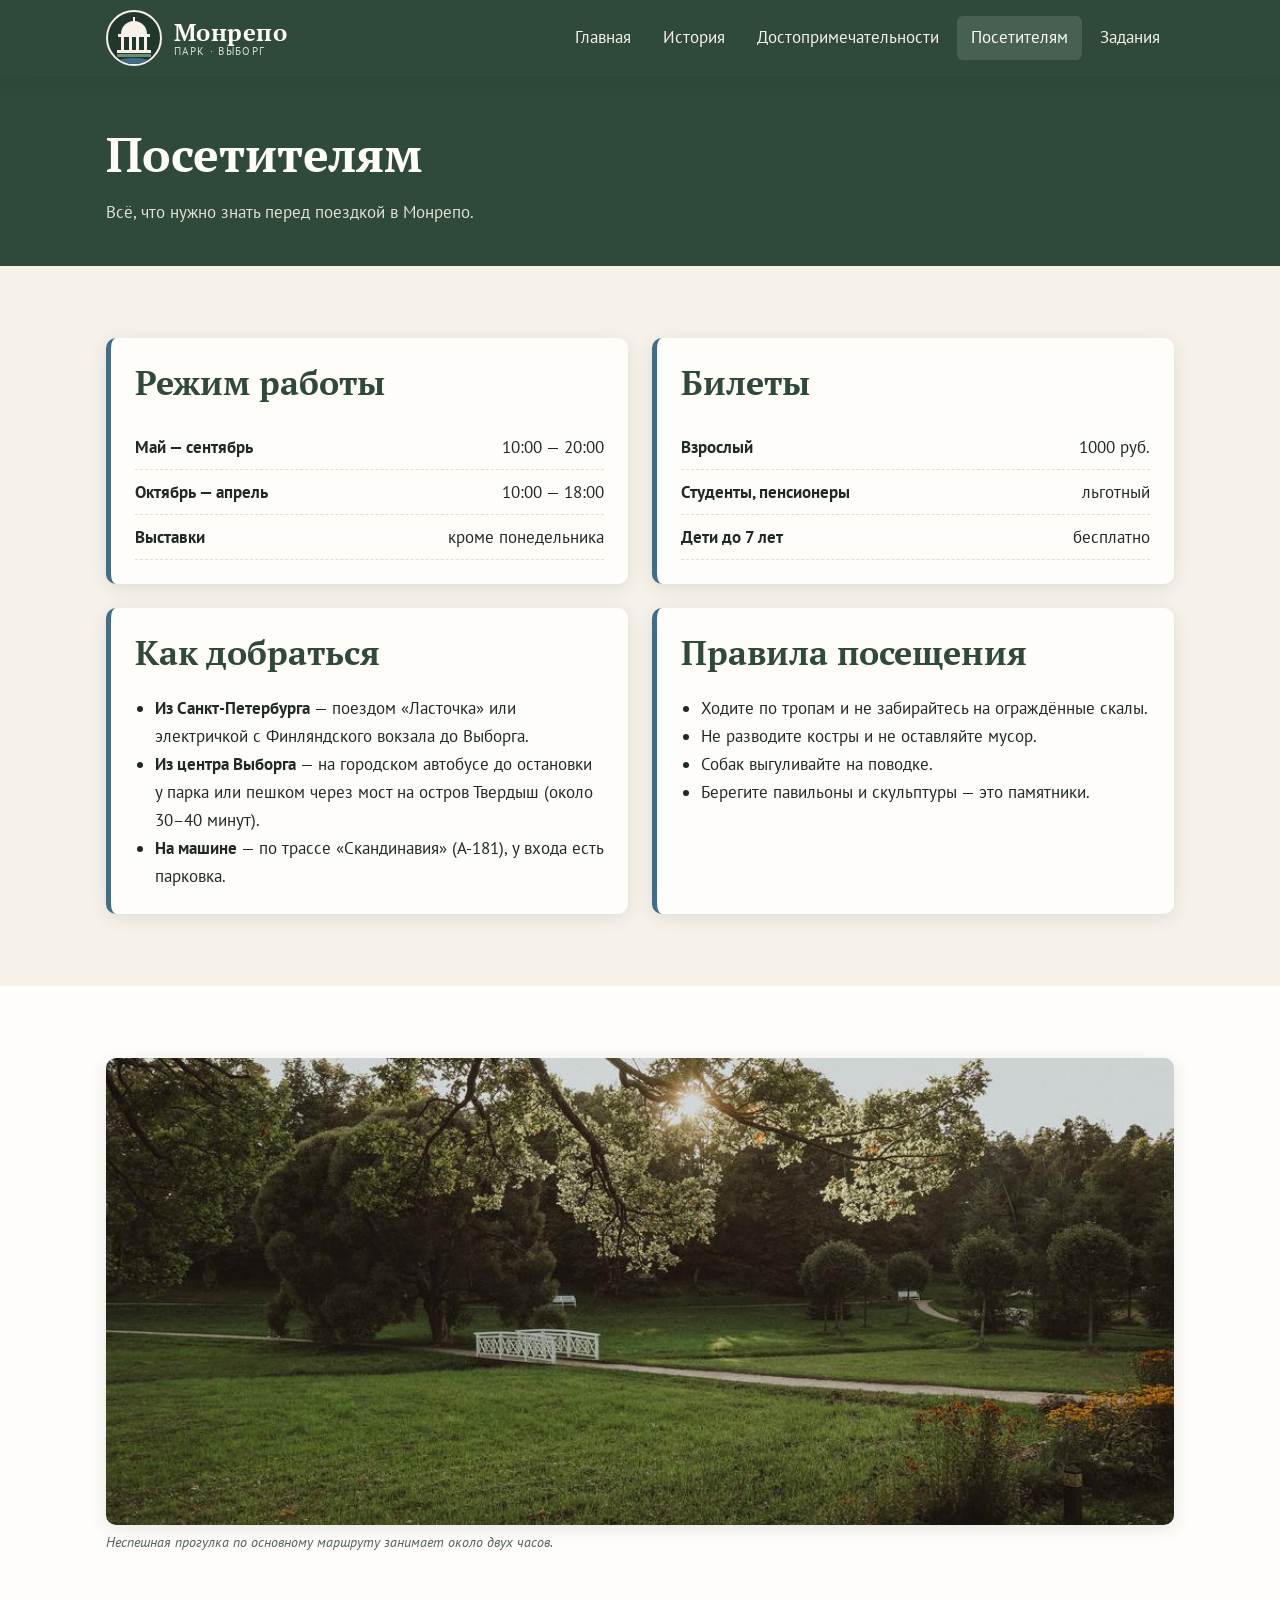
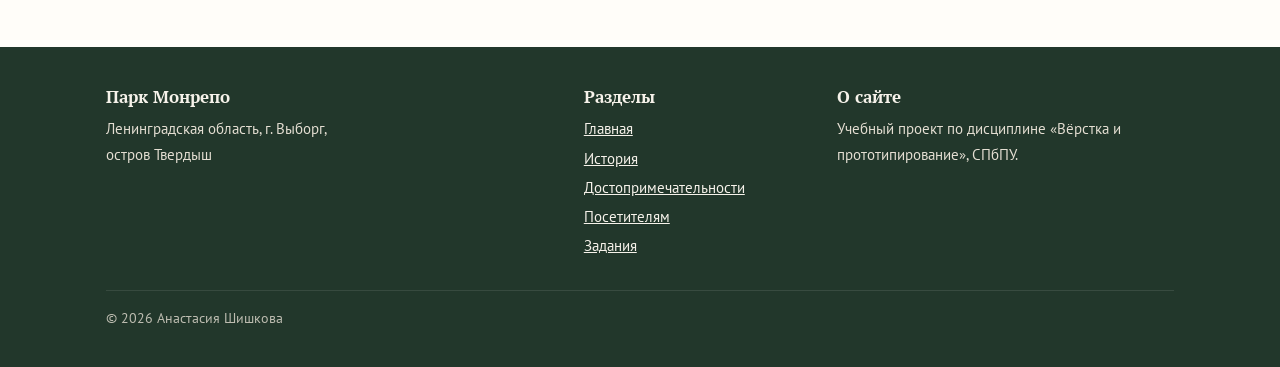
<file: visitors.html>
<!DOCTYPE html>
<html lang="ru">
<head>
    <meta charset="UTF-8">
    <meta name="viewport" content="width=device-width, initial-scale=1">
    <title>Посетителям — Парк Монрепо</title>
    <meta name="description" content="Режим работы, билеты и как добраться до парка Монрепо в Выборге.">
    <link rel="preconnect" href="https://fonts.googleapis.com">
    <link rel="preconnect" href="https://fonts.gstatic.com" crossorigin>
    <link href="https://fonts.googleapis.com/css2?family=PT+Sans:wght@400;700&family=PT+Serif:wght@400;700&display=swap" rel="stylesheet">
    <link rel="stylesheet" href="css/style.css">
</head>
<body>

<div data-include="header"></div>

<main>
    <section class="page-title">
        <div class="container">
            <h1>Посетителям</h1>
            <p>Всё, что нужно знать перед поездкой в Монрепо.</p>
        </div>
    </section>

    <section class="section">
        <div class="container">
            <div class="info-grid">
                <section class="info-block">
                    <h2>Режим работы</h2>
                    <dl class="info-list">
                        <div><dt>Май — сентябрь</dt><dd>10:00 — 20:00</dd></div>
                        <div><dt>Октябрь — апрель</dt><dd>10:00 — 18:00</dd></div>
                        <div><dt>Выставки</dt><dd>кроме понедельника</dd></div>
                    </dl>
                </section>

                <section class="info-block">
                    <h2>Билеты</h2>
                    <dl class="info-list">
                        <div><dt>Взрослый</dt><dd>1000 руб.</dd></div>
                        <div><dt>Студенты, пенсионеры</dt><dd>льготный</dd></div>
                        <div><dt>Дети до 7 лет</dt><dd>бесплатно</dd></div>
                    </dl>
                </section>

                <section class="info-block">
                    <h2>Как добраться</h2>
                    <ul>
                        <li><strong>Из Санкт-Петербурга</strong> — поездом «Ласточка» или электричкой с Финляндского вокзала до Выборга.</li>
                        <li><strong>Из центра Выборга</strong> — на городском автобусе до остановки у парка или пешком через мост на остров Твердыш (около 30–40 минут).</li>
                        <li><strong>На машине</strong> — по трассе «Скандинавия» (А-181), у входа есть парковка.</li>
                    </ul>
                </section>

                <section class="info-block">
                    <h2>Правила посещения</h2>
                    <ul>
                        <li>Ходите по тропам и не забирайтесь на ограждённые скалы.</li>
                        <li>Не разводите костры и не оставляйте мусор.</li>
                        <li>Собак выгуливайте на поводке.</li>
                        <li>Берегите павильоны и скульптуры — это памятники.</li>
                    </ul>
                </section>
            </div>
        </div>
    </section>

    <section class="section section--alt">
        <div class="container">
            <figure class="figure figure--wide">
                <img src="images/walk.jpg" alt="Прогулочная тропа в парке Монрепо" loading="lazy">
                <figcaption>Неспешная прогулка по основному маршруту занимает около двух часов.</figcaption>
            </figure>
        </div>
    </section>
</main>

<div data-include="footer"></div>

<script src="js/layout.js"></script>
</body>
</html>
</file>
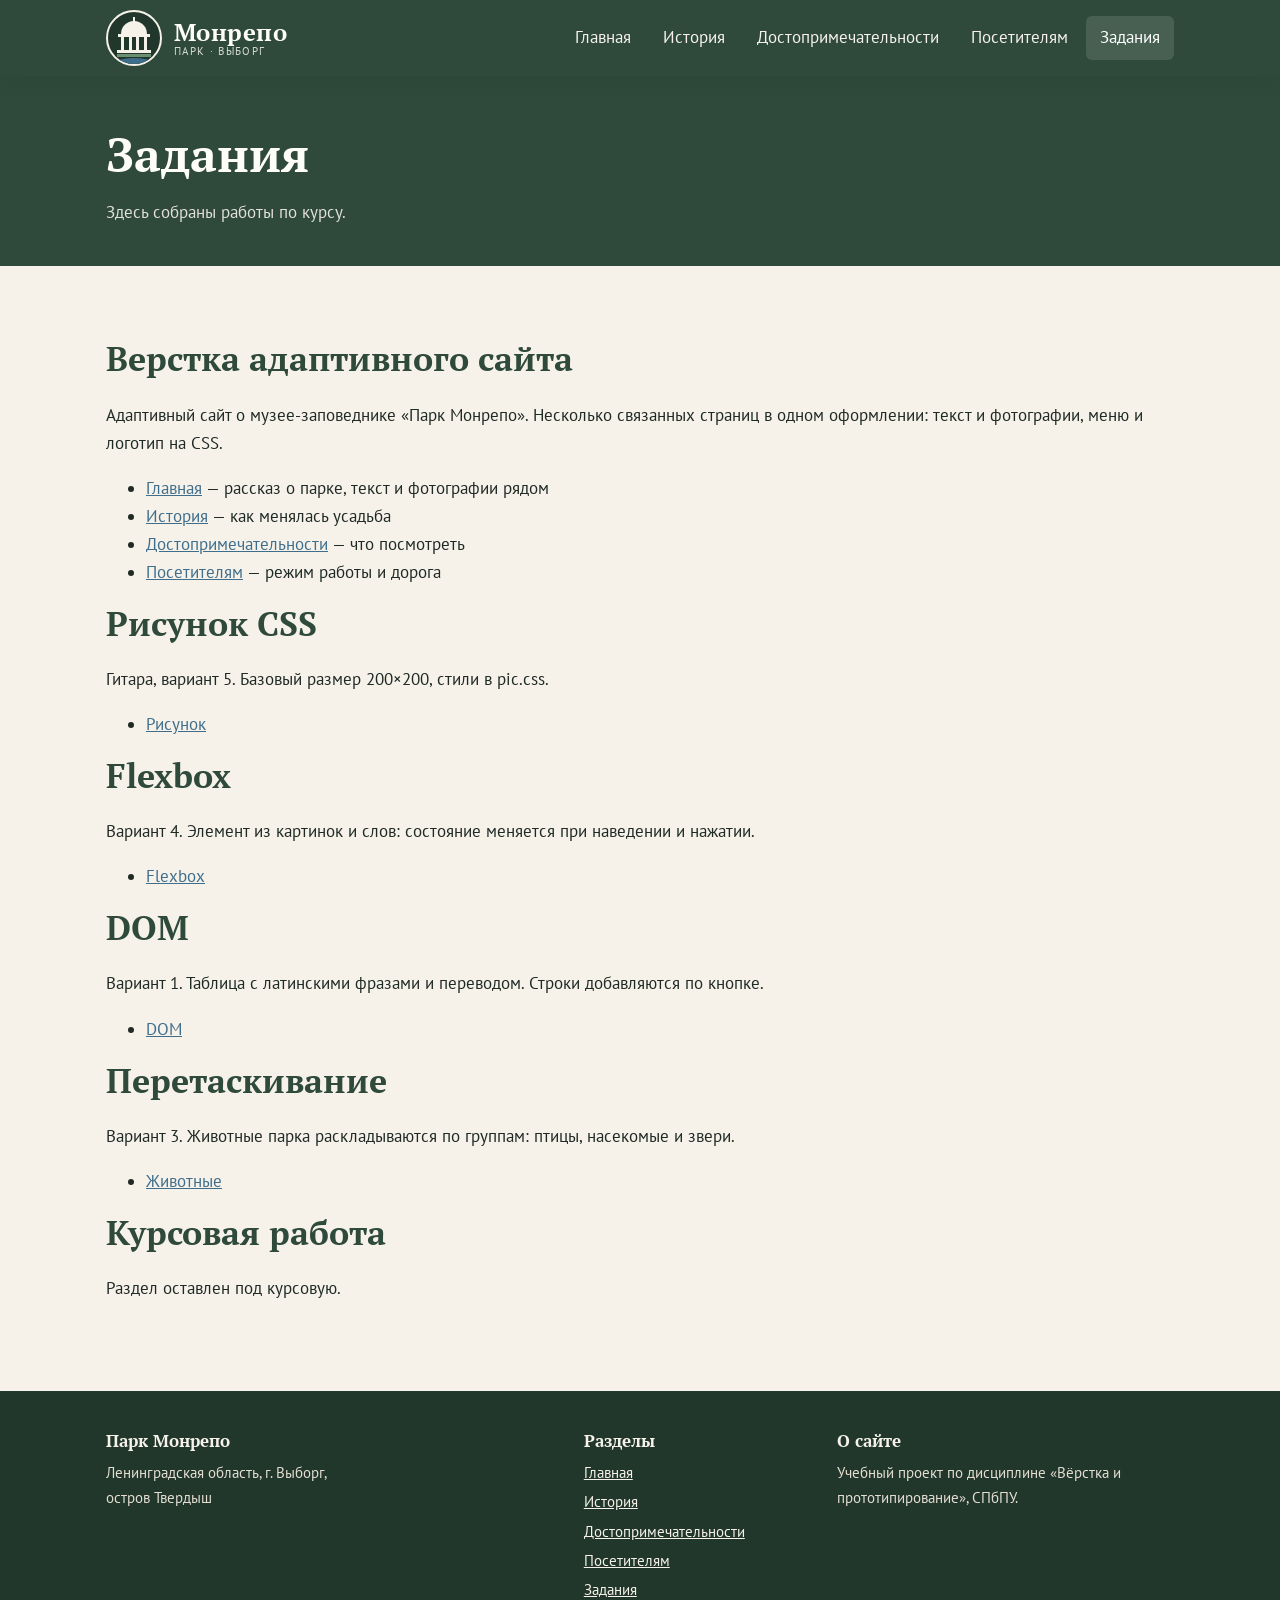
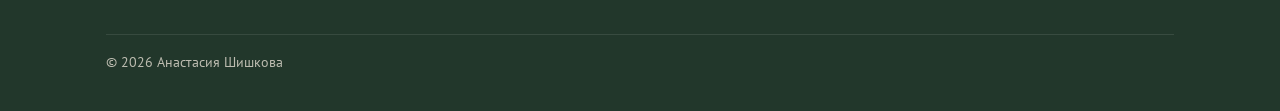
<file: works.html>
<!DOCTYPE html>
<html lang="ru">
<head>
    <meta charset="UTF-8">
    <meta name="viewport" content="width=device-width, initial-scale=1">
    <title>Задания — Парк Монрепо</title>
    <meta name="description" content="Лабораторные работы и курсовая на сайте о парке Монрепо.">
    <link rel="preconnect" href="https://fonts.googleapis.com">
    <link rel="preconnect" href="https://fonts.gstatic.com" crossorigin>
    <link href="https://fonts.googleapis.com/css2?family=PT+Sans:wght@400;700&family=PT+Serif:wght@400;700&display=swap" rel="stylesheet">
    <link rel="stylesheet" href="css/style.css">
</head>
<body>

<div data-include="header"></div>

<main>
    <section class="page-title">
        <div class="container">
            <h1>Задания</h1>
            <p>Здесь собраны работы по курсу.</p>
        </div>
    </section>

    <section class="section">
        <div class="container">
            <article class="article">
                <h2>Верстка адаптивного сайта</h2>
                <p>Адаптивный сайт о музее-заповеднике «Парк Монрепо». Несколько связанных страниц в одном оформлении: текст и фотографии, меню и логотип на CSS.</p>
                <ul>
                    <li><a href="index.html">Главная</a> — рассказ о парке, текст и фотографии рядом</li>
                    <li><a href="history.html">История</a> — как менялась усадьба</li>
                    <li><a href="sights.html">Достопримечательности</a> — что посмотреть</li>
                    <li><a href="visitors.html">Посетителям</a> — режим работы и дорога</li>
                </ul>

                <h2>Рисунок CSS</h2>
                <p>Гитара, вариант 5. Базовый размер 200×200, стили в pic.css.</p>
                <ul>
                    <li><a href="pic.html">Рисунок</a></li>
                </ul>

                <h2>Flexbox</h2>
                <p>Вариант 4. Элемент из картинок и слов: состояние меняется при наведении и нажатии.</p>
                <ul>
                    <li><a href="flex.html">Flexbox</a></li>
                </ul>

                <h2>DOM</h2>
                <p>Вариант 1. Таблица с латинскими фразами и переводом. Строки добавляются по кнопке.</p>
                <ul>
                    <li><a href="dom.html">DOM</a></li>
                </ul>

                <h2>Перетаскивание</h2>
                <p>Вариант 3. Животные парка раскладываются по группам: птицы, насекомые и звери.</p>
                <ul>
                    <li><a href="drag.html">Животные</a></li>
                </ul>

                <h2>Курсовая работа</h2>
                <p>Раздел оставлен под курсовую.</p>
            </article>
        </div>
    </section>
</main>

<div data-include="footer"></div>

<script src="js/layout.js"></script>
</body>
</html>
</file>
<file: css/style.css>
:root {
    --c-forest: #2f4a3a;
    --c-forest-dark: #22372b;
    --c-moss: #6b8f71;
    --c-granite: #6e6e6a;
    --c-stone: #e4ded2;
    --c-cream: #f6f2ea;
    --c-white: #fffdf9;
    --c-water: #3f6e8c;
    --c-text: #1f2a24;
    --c-text-muted: #55605a;

    --font-head: "PT Serif", Georgia, serif;
    --font-body: "PT Sans", Arial, sans-serif;

    --container: 1100px;
    --gap: 24px;
    --radius: 10px;
    --shadow: 0 4px 18px rgba(31, 42, 36, 0.10);
}

*,
*::before,
*::after {
    box-sizing: border-box;
}

html {
    scroll-behavior: smooth;
}

body {
    margin: 0;
    background: var(--c-cream);
    color: var(--c-text);
    font-family: var(--font-body);
    font-size: 17px;
    line-height: 1.65;
    display: flex;
    flex-direction: column;
    min-height: 100vh;
}

main {
    flex: 1;
}

h1, h2, h3 {
    font-family: var(--font-head);
    line-height: 1.25;
    color: var(--c-forest);
    margin: 0 0 0.6em;
}

h1 { font-size: clamp(1.9rem, 5vw, 3rem); }
h2 { font-size: clamp(1.5rem, 3.5vw, 2.1rem); }
h3 { font-size: 1.25rem; }

p {
    margin: 0 0 1em;
}

a {
    color: var(--c-water);
}

a:hover {
    color: var(--c-forest);
}

img {
    display: block;
    max-width: 100%;
    height: auto;

    background: var(--c-stone);
}

.container {
    width: 100%;
    max-width: var(--container);
    margin: 0 auto;
    padding: 0 16px;
}

.section {
    padding: 48px 0;
}

.section--alt {
    background: var(--c-white);
}

.lead {
    font-size: 1.15rem;
    color: var(--c-text-muted);
}

.logo {
    display: inline-flex;
    align-items: center;
    gap: 12px;
    text-decoration: none;
    color: var(--c-white);
}

.logo:hover {
    color: var(--c-white);
}

.logo__mark {
    position: relative;
    flex-shrink: 0;
    width: 56px;
    height: 56px;
    border-radius: 50%;
    background: var(--c-forest-dark);
    border: 2px solid var(--c-cream);
    overflow: hidden;
}

.logo__dome {
    position: absolute;
    left: 50%;
    top: 9px;
    width: 26px;
    height: 13px;
    transform: translateX(-50%);
    background: var(--c-cream);
    border-radius: 13px 13px 0 0;
}

.logo__dome::before {
    content: "";
    position: absolute;
    left: 50%;
    top: -4px;
    width: 2px;
    height: 5px;
    transform: translateX(-50%);
    background: var(--c-cream);
}

.logo__dome::after {
    content: "";
    position: absolute;
    left: -3px;
    bottom: -3px;
    width: 32px;
    height: 3px;
    background: var(--c-cream);
}

.logo__columns {
    position: absolute;
    left: 50%;
    top: 25px;
    width: 26px;
    height: 13px;
    transform: translateX(-50%);
    background: repeating-linear-gradient(
        to right,
        var(--c-cream) 0 3px,
        transparent 3px 7.66px
    );
}

.logo__base {
    position: absolute;
    left: 50%;
    top: 38px;
    width: 34px;
    height: 3px;
    transform: translateX(-50%);
    background: var(--c-cream);
    box-shadow: 0 4px 0 var(--c-moss);
}

.logo__wave {
    position: absolute;
    left: -6px;
    right: -6px;
    bottom: -10px;
    height: 16px;
    background: var(--c-water);
    border-radius: 50% 50% 0 0 / 100% 100% 0 0;
}

.logo__text {
    font-family: var(--font-head);
    font-size: 1.5rem;
    font-weight: 700;
    letter-spacing: 0.02em;
    line-height: 1.1;
}

.logo__text small {
    display: block;
    font-family: var(--font-body);
    font-size: 0.7rem;
    font-weight: 400;
    letter-spacing: 0.12em;
    text-transform: uppercase;
    opacity: 0.8;
}

.site-header {
    position: sticky;
    top: 0;
    z-index: 10;
    background: var(--c-forest);
    box-shadow: var(--shadow);
}

.site-header__inner {
    display: flex;
    align-items: center;
    justify-content: space-between;
    min-height: 76px;
    gap: var(--gap);
}

.nav-toggle {
    display: flex;
    flex-direction: column;
    justify-content: center;
    gap: 5px;
    width: 44px;
    height: 44px;
    padding: 10px;
    border: 1px solid rgba(255, 255, 255, 0.35);
    border-radius: 8px;
    background: transparent;
    cursor: pointer;
}

.nav-toggle span {
    display: block;
    height: 2px;
    background: var(--c-cream);
    transition: transform 0.2s, opacity 0.2s;
}

.nav-toggle[aria-expanded="true"] span:nth-child(1) { transform: translateY(7px) rotate(45deg); }
.nav-toggle[aria-expanded="true"] span:nth-child(2) { opacity: 0; }
.nav-toggle[aria-expanded="true"] span:nth-child(3) { transform: translateY(-7px) rotate(-45deg); }

.main-nav {
    display: none;
    position: absolute;
    top: 100%;
    left: 0;
    right: 0;
    background: var(--c-forest-dark);
}

.main-nav.is-open {
    display: block;
}

.main-nav ul {
    list-style: none;
    margin: 0;
    padding: 8px 16px 16px;
}

.main-nav a {
    display: block;
    padding: 12px 8px;
    color: var(--c-cream);
    text-decoration: none;
    font-size: 1.05rem;
    border-bottom: 1px solid rgba(255, 255, 255, 0.1);
}

.main-nav a:hover,
.main-nav a[aria-current="page"] {
    color: #fff;
    box-shadow: inset 3px 0 0 var(--c-moss);
}

.hero {
    position: relative;
    display: flex;
    align-items: flex-end;
    min-height: 70vh;
    color: var(--c-white);
    background: var(--c-forest-dark);
    overflow: hidden;
}

.hero__img {
    position: absolute;
    inset: 0;
    width: 100%;
    height: 100%;
    object-fit: cover;
    background: var(--c-granite);
}

.hero::after {
    content: "";
    position: absolute;
    inset: 0;
    background: linear-gradient(to top, rgba(20, 32, 25, 0.85), rgba(20, 32, 25, 0.15) 60%);
}

.hero__content {
    position: relative;
    z-index: 1;
    padding-top: 48px;
    padding-bottom: 48px;
}

.hero h1 {
    color: var(--c-white);
    max-width: 14em;
}

.hero p {
    max-width: 36em;
    font-size: 1.15rem;
}

.button {
    display: inline-block;
    padding: 12px 26px;
    border-radius: 999px;
    background: var(--c-moss);
    color: var(--c-white);
    font-weight: 700;
    text-decoration: none;
    transition: background 0.2s;
}

.button:hover {
    background: var(--c-water);
    color: var(--c-white);
}

.page-title {
    padding: 48px 0 40px;
    background: var(--c-forest);
    color: var(--c-cream);
}

.page-title h1 {
    color: var(--c-white);
    margin-bottom: 0.3em;
}

.page-title p {
    margin: 0;
    opacity: 0.9;
}

.article::after {
    content: "";
    display: block;
    clear: both;
}

.figure {
    margin: 0 0 1.2em;
}

.figure img {
    width: 100%;
    aspect-ratio: 4 / 3;
    object-fit: cover;
    border-radius: var(--radius);
    box-shadow: var(--shadow);
}

.figure--wide img {
    aspect-ratio: 16 / 7;
}

.figure figcaption {
    margin-top: 6px;
    font-size: 0.88rem;
    color: var(--c-text-muted);
    font-style: italic;
}

.cards {
    display: grid;
    grid-template-columns: 1fr;
    gap: var(--gap);
}

.card {
    display: flex;
    flex-direction: column;
    background: var(--c-white);
    border-radius: var(--radius);
    box-shadow: var(--shadow);
    overflow: hidden;
}

.card img {
    width: 100%;
    aspect-ratio: 3 / 2;
    object-fit: cover;
}

.card__body {
    flex: 1;
    display: flex;
    flex-direction: column;
    padding: 20px;
}

.card__body p:last-child {
    margin-bottom: 0;
}

.card__link {
    margin-top: auto;
    font-weight: 700;
}

.card--link {
    text-decoration: none;
    color: inherit;
    border-top: 4px solid var(--c-moss);
}

.card--link:hover {
    color: inherit;
}

.timeline {
    list-style: none;
    margin: 0;
    padding: 0 0 0 28px;
    border-left: 3px solid var(--c-moss);
}

.timeline__item {
    position: relative;
    margin-bottom: 32px;
}

.timeline__item::before {
    content: "";
    position: absolute;
    left: -38px;
    top: 6px;
    width: 14px;
    height: 14px;
    border-radius: 50%;
    background: var(--c-cream);
    border: 3px solid var(--c-forest);
}

.timeline__date {
    display: inline-block;
    margin-bottom: 4px;
    padding: 2px 10px;
    border-radius: 6px;
    background: var(--c-forest);
    color: var(--c-cream);
    font-weight: 700;
    font-size: 0.9rem;
}

.info-grid {
    display: grid;
    grid-template-columns: 1fr;
    gap: var(--gap);
}

.info-block {
    padding: 24px;
    background: var(--c-white);
    border-radius: var(--radius);
    box-shadow: var(--shadow);
    border-left: 5px solid var(--c-water);
}

.info-block ul {
    margin: 0;
    padding-left: 1.2em;
}

.info-list {
    margin: 0;
}

.info-list div {
    display: flex;
    justify-content: space-between;
    gap: 16px;
    padding: 8px 0;
    border-bottom: 1px dashed var(--c-stone);
}

.info-list dt {
    font-weight: 700;
}

.info-list dd {
    margin: 0;
    text-align: right;
}

.site-footer {
    background: var(--c-forest-dark);
    color: var(--c-stone);
    padding: 40px 0 24px;
    font-size: 0.95rem;
}

.site-footer a {
    color: var(--c-cream);
}

.site-footer__grid {
    display: grid;
    grid-template-columns: 1fr;
    gap: 28px;
}

.site-footer h3 {
    color: var(--c-cream);
    font-size: 1.05rem;
    margin-bottom: 0.5em;
}

.site-footer ul {
    list-style: none;
    margin: 0;
    padding: 0;
}

.site-footer li {
    margin-bottom: 4px;
}

.site-footer address {
    font-style: normal;
}

.site-footer__bottom {
    margin-top: 28px;
    padding-top: 16px;
    border-top: 1px solid rgba(255, 255, 255, 0.12);
    font-size: 0.85rem;
    opacity: 0.8;
}

@media (min-width: 600px) {
    .figure--left {
        float: left;
        width: 45%;
        margin: 0.3em 24px 1em 0;
    }

    .figure--right {
        float: right;
        width: 45%;
        margin: 0.3em 0 1em 24px;
    }

    .cards {
        grid-template-columns: repeat(2, 1fr);
    }

    .info-grid {
        grid-template-columns: repeat(2, 1fr);
    }

    .site-footer__grid {
        grid-template-columns: repeat(2, 1fr);
    }
}

@media (min-width: 960px) {
    .section {
        padding: 72px 0;
    }

    .nav-toggle {
        display: none;
    }

    .main-nav {
        display: block;
        position: static;
        background: none;
    }

    .main-nav ul {
        display: flex;
        gap: 4px;
        padding: 0;
    }

    .main-nav a {
        padding: 8px 14px;
        border-bottom: none;
        border-radius: 6px;
    }

    .main-nav a:hover,
    .main-nav a[aria-current="page"] {
        box-shadow: none;
        background: rgba(255, 255, 255, 0.12);
    }

    .figure--left,
    .figure--right {
        width: 40%;
    }

    .cards {
        grid-template-columns: repeat(3, 1fr);
    }

    .site-footer__grid {
        grid-template-columns: 2fr 1fr 1.5fr;
    }
}
</file>
<file: css/dom.css>
.content {
    display: flex;
    flex-direction: column;
    align-items: flex-start;
    gap: 16px;
}

.dom-actions {
    display: flex;
    gap: 12px;
}

.dom-actions button {
    padding: 10px 18px;
    border: 0;
    border-radius: 6px;
    background: #6b8f71;
    color: #fff;
    font: inherit;
    font-weight: 700;
    cursor: pointer;
}

.dom-actions button:hover {
    background: #3f6e8c;
}

.dom-empty {
    margin: 0;
    padding: 12px 16px;
    border-radius: 6px;
    background: #2f4a3a;
    color: #f3e27a;
    font-size: 1.25rem;
    font-weight: 700;
}

.phrase-table {
    width: 100%;
    border-collapse: collapse;
    background: #fff;
}

.phrase-table th,
.phrase-table td {
    padding: 10px 14px;
    border: 1px solid #d9d3c7;
    text-align: left;
}

.phrase-table th {
    background: #2f4a3a;
    color: #fff;
    font-weight: 700;
}

.class1 {
    background: #e4efe4;
}

.class2 {
    background: #e3eef5;
}
</file>
<file: css/drag.css>
.sort {
    width: 100%;
    display: flex;
    flex-direction: column;
    gap: 16px;
}

.sort__bar {
    display: flex;
    gap: 12px;
}

.sort__turn {
    padding: 10px 18px;
    border: 0;
    border-radius: 6px;
    background: var(--c-moss);
    color: #fff;
    font: inherit;
    font-weight: 700;
    cursor: pointer;
}

.sort__turn:hover {
    background: var(--c-water);
}

.sort__turn:disabled {
    opacity: 0.45;
    cursor: default;
}

.sort__pile,
.sort__drop {
    display: flex;
    flex-wrap: wrap;
    align-content: flex-start;
    gap: 14px;
}

.sort__pile {
    min-height: 148px;
    padding: 16px;
    border: 2px dashed var(--c-granite);
    border-radius: var(--radius);
    background: var(--c-white);
}

.sort__groups {
    display: grid;
    grid-template-columns: 1fr;
    gap: 16px;
}

.sort__group {
    padding: 16px;
    border-radius: var(--radius);
    background: var(--c-white);
    box-shadow: var(--shadow);
}

.sort__drop {
    min-height: 132px;
    padding: 10px;
    border: 2px dashed var(--c-moss);
    border-radius: 8px;
    background: var(--c-cream);
}

.sort__pile.is-over,
.sort__group.is-over .sort__drop {
    border-color: var(--c-water);
    background: #e7f0f4;
}

.animal {
    width: 108px;
    display: flex;
    flex-direction: column;
    align-items: center;
    gap: 2px;
    padding: 4px;
    cursor: grab;
    user-select: none;
    touch-action: none;
}

.animal__body {
    width: 78px;
    height: 78px;
    transform: rotate(var(--angle));
    transition: transform 0.25s ease;
}

.animal__body svg {
    display: block;
    width: 100%;
    height: 100%;
}

.animal__name {
    font-size: 0.95rem;
    font-weight: 700;
    color: var(--c-forest);
}

.animal.is-selected {
    outline: 3px solid var(--c-water);
    outline-offset: 2px;
    border-radius: 10px;
}

.animal.is-drag {
    position: fixed;
    z-index: 30;
    margin: 0;
    pointer-events: none;
    cursor: grabbing;
    animation: none;
}

.sort__done {
    display: none;
    margin: 0;
    padding: 12px 16px;
    border-radius: 6px;
    background: var(--c-forest);
    color: #f3e27a;
    font-size: 1.25rem;
    font-weight: 700;
}

.sort.is-done .sort__done {
    display: block;
    animation: show-note 0.35s ease;
}

.sort.is-done .sort__drop {
    border-style: solid;
    border-color: var(--c-forest);
    background: #e7f0e4;
}

.sort.is-done .animal {
    animation: hop 0.7s ease;
}

@keyframes hop {
    0% { transform: translateY(0); }
    35% { transform: translateY(-16px); }
    55% { transform: translateY(0); }
    75% { transform: translateY(-7px); }
    100% { transform: translateY(0); }
}

@keyframes show-note {
    from { opacity: 0; transform: translateY(8px); }
    to { opacity: 1; transform: none; }
}

@media (min-width: 700px) {
    .sort__groups {
        grid-template-columns: repeat(3, 1fr);
    }
}
</file>
<file: css/flex.css>
.content {
    display: flex;
    justify-content: center;
}

.flexbox {
    display: flex;
    flex-direction: column;
    align-items: center;
    justify-content: center;
    gap: 6px;
    width: 200px;
    height: 200px;
    padding: 8px;
    border: 1px solid #d9d3c7;
    background: #fff;
    font: inherit;
    color: inherit;
    cursor: pointer;
    overflow: hidden;
}

.flexbox__boy {
    display: block;
    width: auto;
    max-height: 150px;
}

.flexbox__boy--think,
.flexbox__boy--fall,
.flexbox__brick,
.flexbox__text {
    display: none;
}

.flexbox__text {
    margin: 0;
    width: 100%;
    font-size: 14px;
    line-height: 1.3;
    text-align: center;
}

.flexbox__brick {
    width: 36px;
    height: auto;
}

.flexbox:hover:not(.is-clicked) {
    flex-direction: row;
    flex-wrap: wrap;
    align-content: center;
}

.flexbox:hover:not(.is-clicked) .flexbox__boy--stand {
    display: none;
}

.flexbox:hover:not(.is-clicked) .flexbox__boy--think,
.flexbox:hover:not(.is-clicked) .flexbox__text--guess,
.flexbox:hover:not(.is-clicked) .flexbox__brick {
    display: block;
}

.flexbox:hover:not(.is-clicked) .flexbox__text--guess {
    flex: 1 0 100%;
}

.flexbox:hover:not(.is-clicked) .flexbox__boy--think {
    max-height: 110px;
}

.flexbox:hover:not(.is-clicked) .flexbox__brick {
    animation: brick-in 1.8s ease forwards;
}

.flexbox.is-clicked {
    flex-direction: row;
    flex-wrap: wrap;
    align-items: flex-end;
    align-content: center;
    justify-content: center;
    overflow: visible;
    animation: shake 0.35s linear infinite;
}

.flexbox.is-clicked .flexbox__boy--stand,
.flexbox.is-clicked .flexbox__boy--think,
.flexbox.is-clicked .flexbox__text--guess {
    display: none;
}

.flexbox.is-clicked .flexbox__boy--fall,
.flexbox.is-clicked .flexbox__text--brick,
.flexbox.is-clicked .flexbox__brick {
    display: block;
}

.flexbox.is-clicked .flexbox__boy--fall {
    order: 1;
    max-height: 90px;
}

.flexbox.is-clicked .flexbox__brick {
    order: 2;
    align-self: flex-end;
    margin: 0 0 10px 4px;
    animation: brick-fly 1.2s ease-in forwards;
}

.flexbox.is-clicked .flexbox__text--brick {
    order: 3;
    flex: 1 0 100%;
}

@keyframes brick-in {
    from { opacity: 0; }
    to { opacity: 1; }
}

@keyframes brick-fly {
    from {
        transform: translate(0, 0) rotate(0deg);
        opacity: 1;
    }
    to {
        transform: translate(110px, 0) rotate(480deg);
        opacity: 0;
    }
}

@keyframes shake {
    0%, 100% { transform: translateX(0); }
    25% { transform: translateX(-6px); }
    75% { transform: translateX(6px); }
}
</file>
<file: css/pic.css>
.content {
    display: flex;
    justify-content: center;
}

.pic {
    position: relative;
    width: 200px;
    height: 200px;
    background: #fff;
    overflow: hidden;
}

.guitar {
    position: absolute;
    inset: 0;
    transform: rotate(40deg);
    transform-origin: 50% 52%;
    filter: drop-shadow(2px 3px 1px rgba(60, 50, 30, 0.28));
}

.guitar__body {
    position: absolute;
    left: 54px;
    top: 86px;
    width: 92px;
    height: 96px;
    background: linear-gradient(to bottom, #f8e7a2 0%, #f0d56b 42%, #c9923a 100%);
    z-index: 2;
    -webkit-mask-image:
        radial-gradient(ellipse 26px 24px at 50% 30%, #000 99%, transparent 100%),
        radial-gradient(ellipse 32px 28px at 50% 72%, #000 99%, transparent 100%);
    mask-image:
        radial-gradient(ellipse 26px 24px at 50% 30%, #000 99%, transparent 100%),
        radial-gradient(ellipse 32px 28px at 50% 72%, #000 99%, transparent 100%);
    -webkit-mask-repeat: no-repeat;
    mask-repeat: no-repeat;
    -webkit-mask-composite: source-over;
    mask-composite: add;
}

.guitar__hole {
    position: absolute;
    left: 94px;
    top: 109px;
    width: 12px;
    height: 12px;
    border-radius: 50%;
    background: radial-gradient(circle, #3d2a1c 0 58%, #e6c56a 59% 74%, #b8893e 75% 100%);
    z-index: 3;
}

.guitar__bridge {
    position: absolute;
    left: 90px;
    top: 158px;
    width: 20px;
    height: 12px;
    z-index: 4;
    background: radial-gradient(circle at 50% 50%, #fff 0%, #fff 18%, #f07a72 48%, #e53935 100%);
    clip-path: polygon(0 0, 42% 50%, 0 100%, 100% 100%, 58% 50%, 100% 0);
}

.guitar__neck {
    position: absolute;
    left: 95px;
    top: 36px;
    width: 10px;
    height: 58px;
    background:
        repeating-linear-gradient(
            to bottom,
            transparent 0 9px,
            rgba(70, 40, 20, 0.55) 9px 10px
        ),
        linear-gradient(to right, #a56b3c, #c48a55 50%, #8d552c);
    z-index: 1;
}

.guitar__head {
    position: absolute;
    left: 87px;
    top: 10px;
    width: 26px;
    height: 26px;
    background: #8a4030;
    z-index: 3;
    clip-path: path("M 7 0 L 19 0 Q 19 7 26 7 L 26 19 Q 19 19 19 26 L 7 26 Q 7 19 0 19 L 0 7 Q 7 7 7 0 Z");
}

.guitar__head::before,
.guitar__head::after {
    content: "";
    position: absolute;
    top: 5px;
    width: 3px;
    height: 3px;
    border-radius: 50%;
    background: #f6e08a;
}

.guitar__head::before {
    left: 7px;
    box-shadow: 0 6px 0 #f6e08a, 0 12px 0 #f6e08a;
}

.guitar__head::after {
    right: 7px;
    box-shadow: 0 6px 0 #f6e08a, 0 12px 0 #f6e08a;
}

.guitar__strings {
    position: absolute;
    left: 96px;
    top: 16px;
    width: 8px;
    height: 146px;
    z-index: 5;
    background: repeating-linear-gradient(
        to right,
        #3a2a22 0 1px,
        transparent 1px 2px
    );
}
</file>
